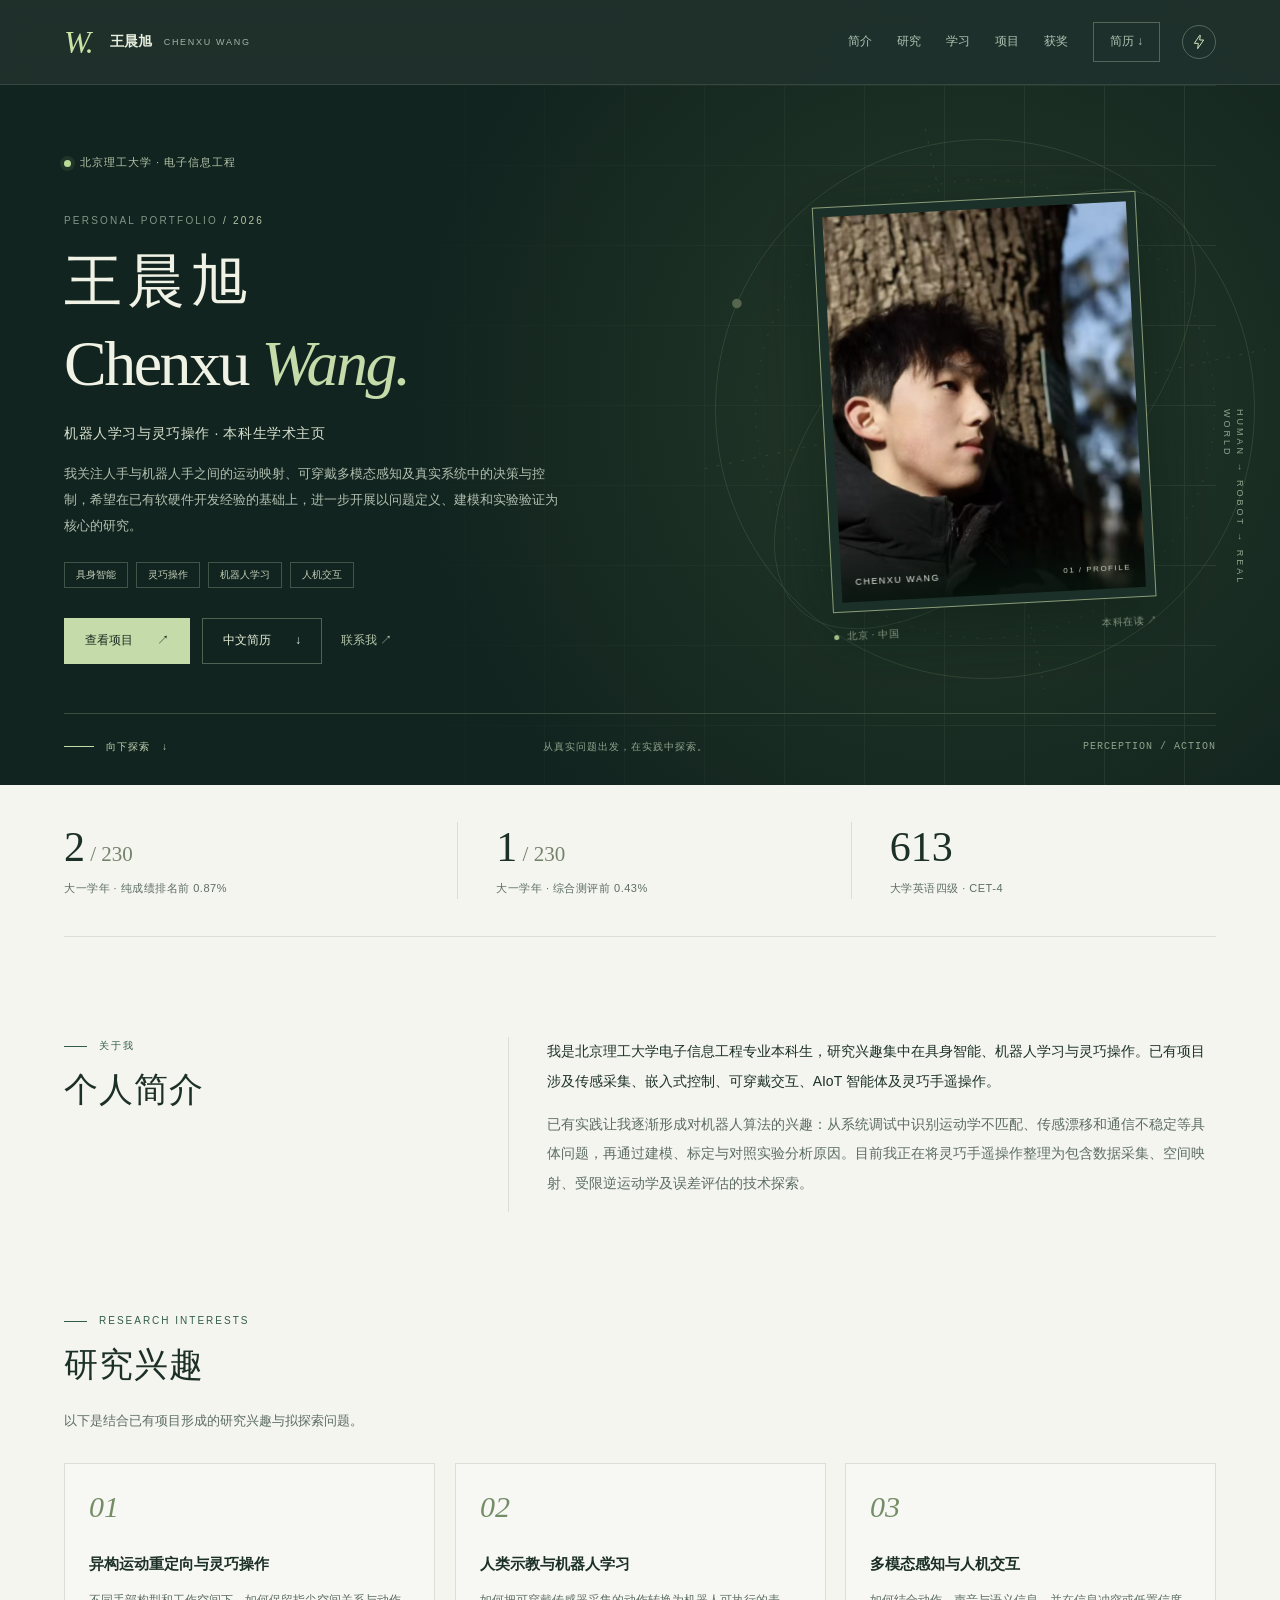
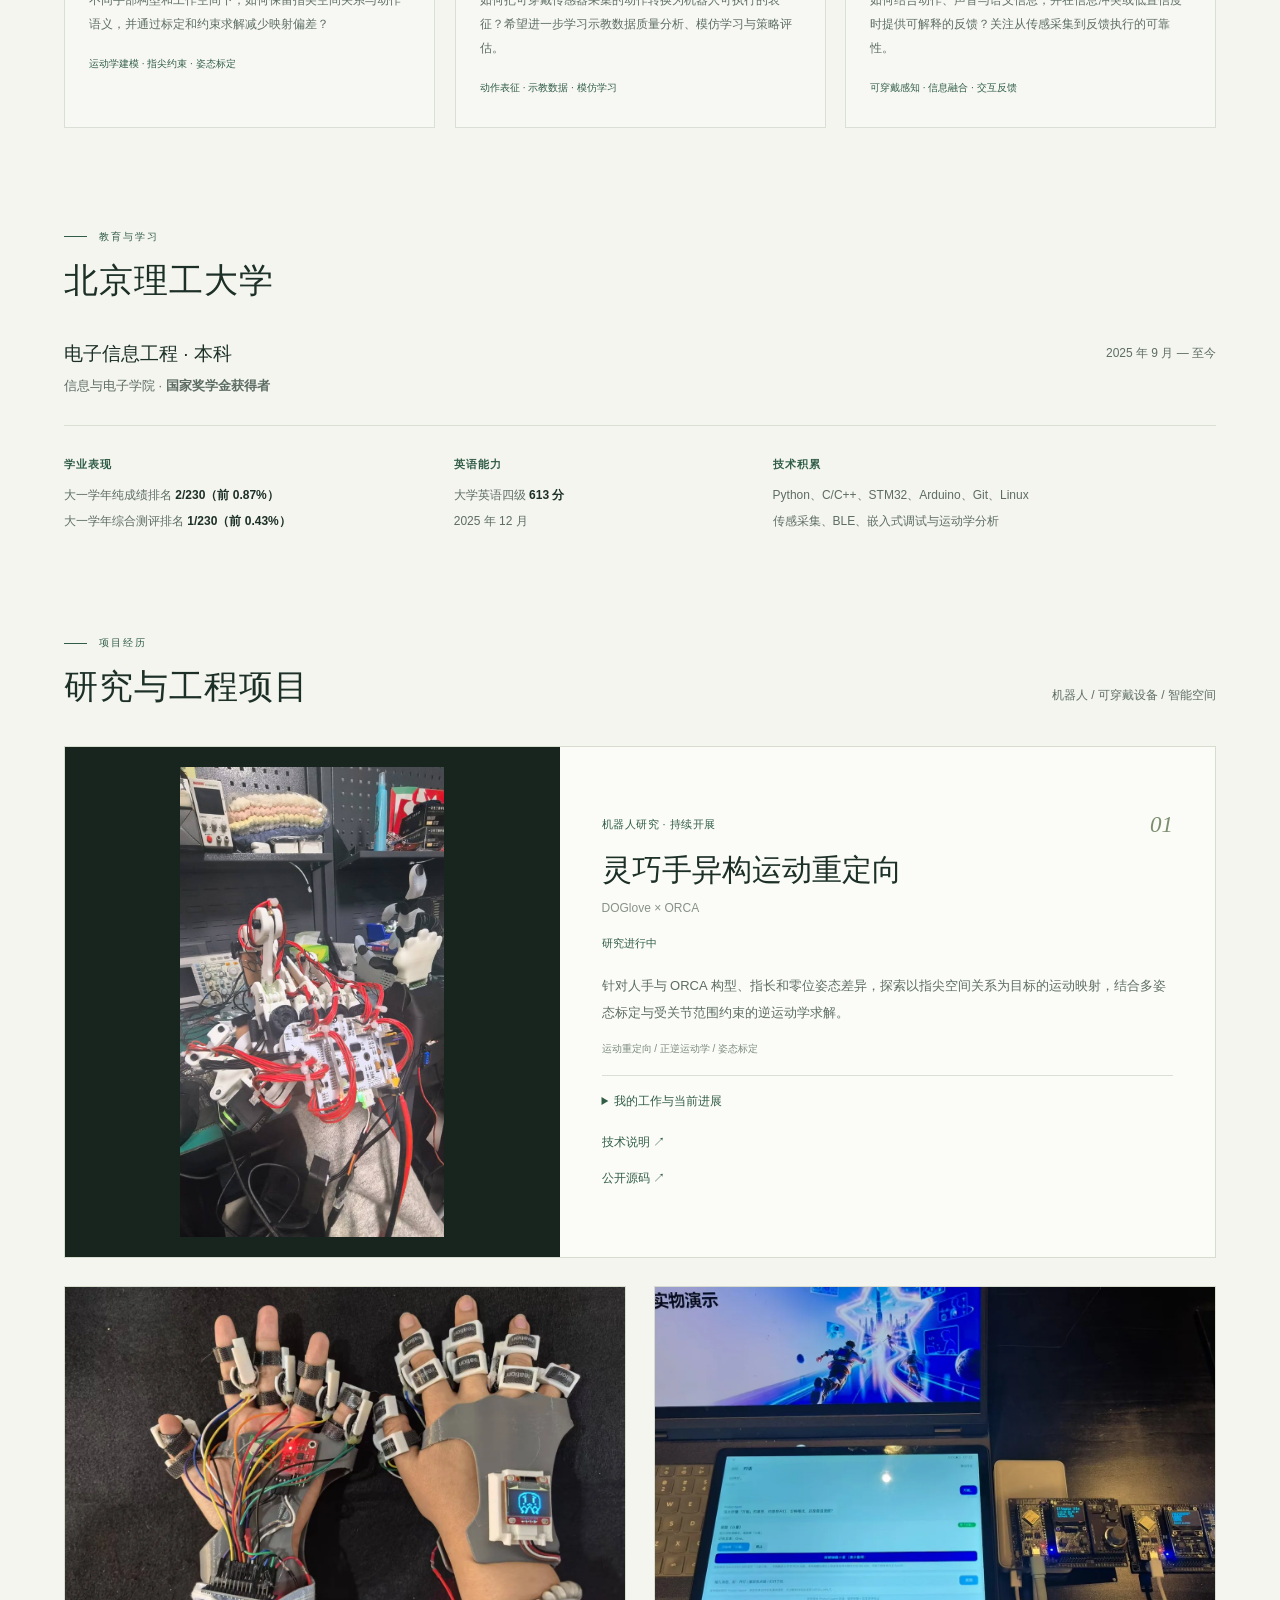
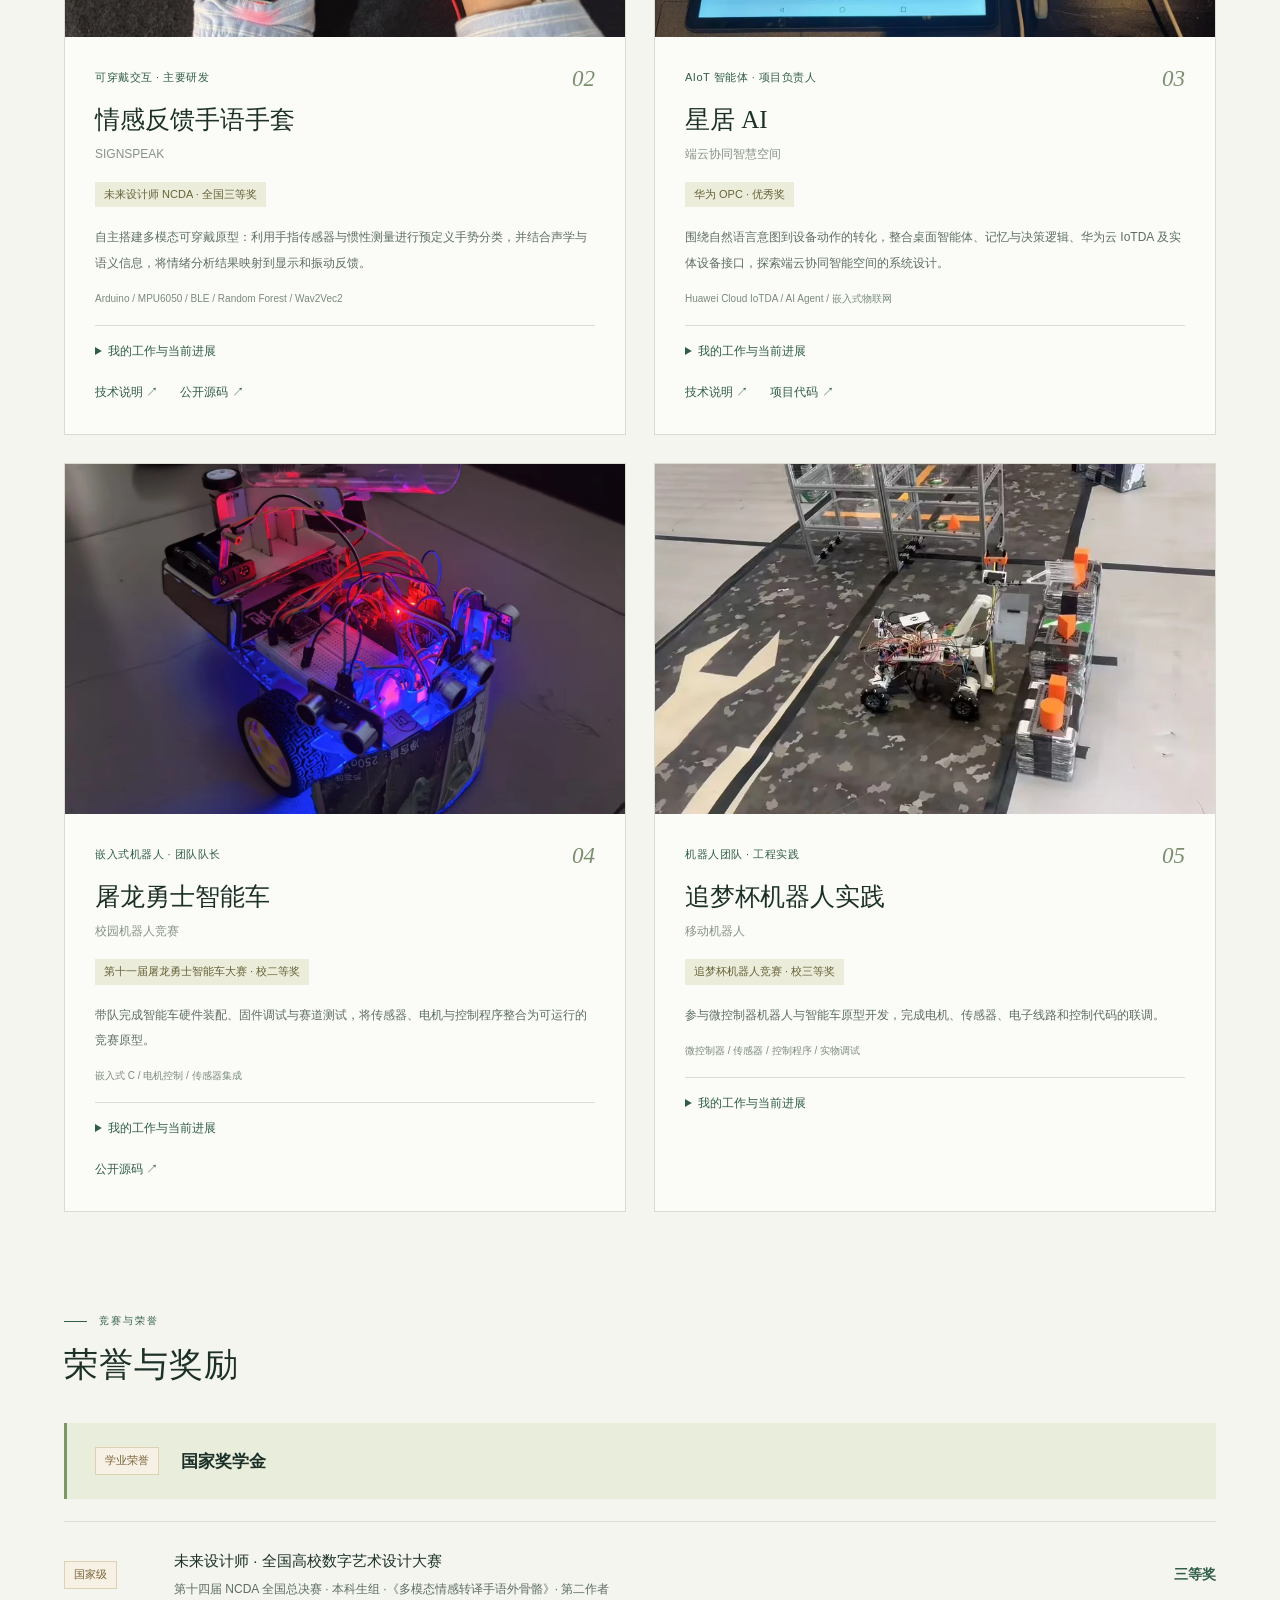
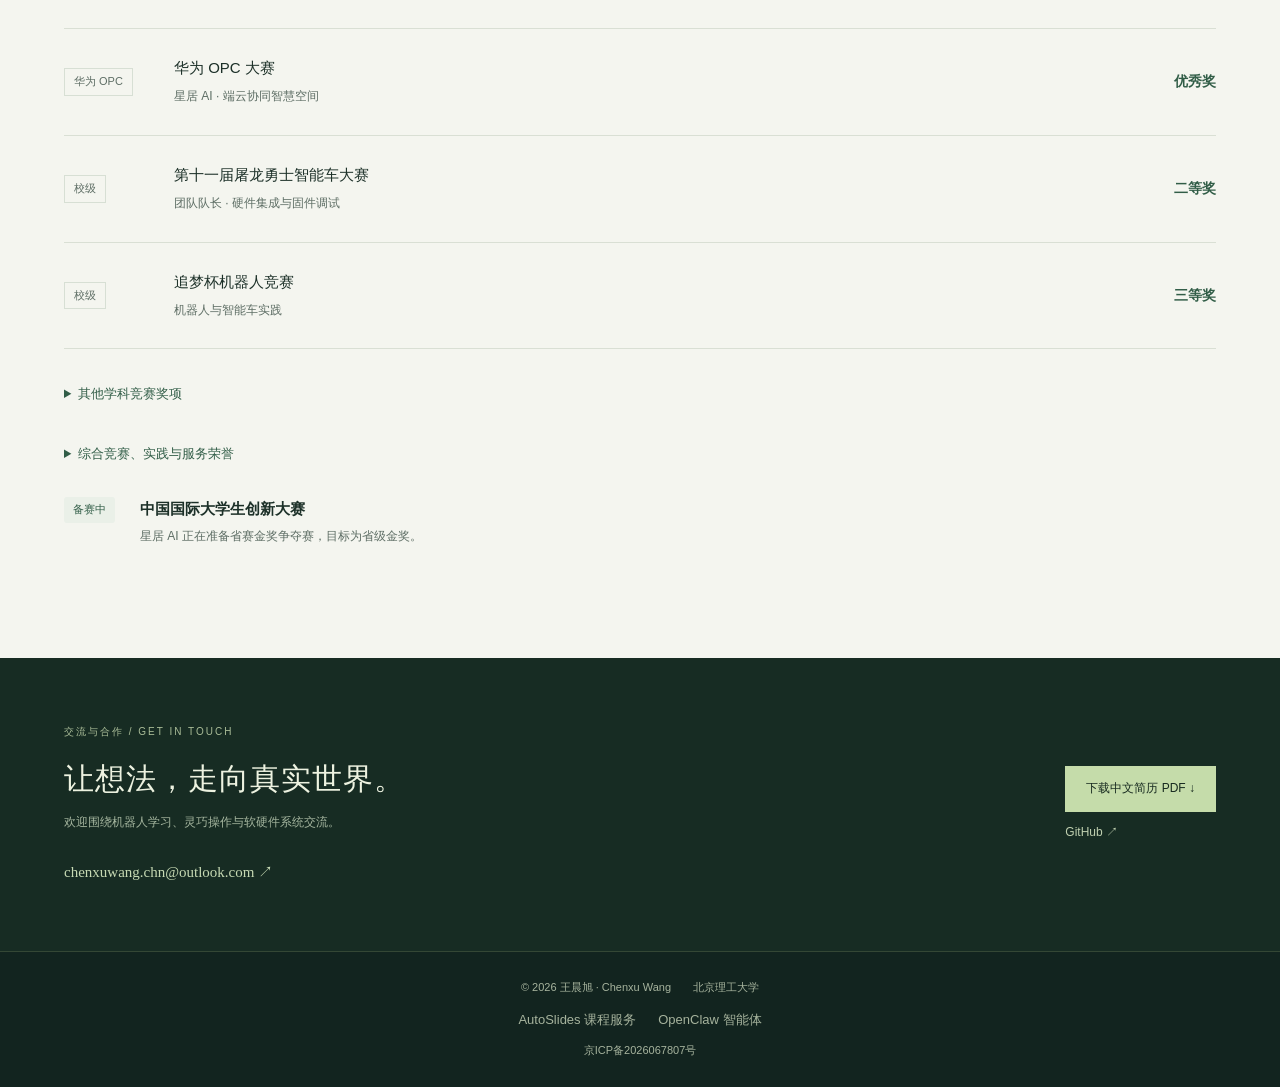
<file: index.html>
<!doctype html>
<html lang="zh-CN">
<head>
  <meta charset="utf-8"><meta name="viewport" content="width=device-width, initial-scale=1">
  <title>王晨旭 | 机器人与具身智能</title>
  <meta name="description" content="王晨旭，北京理工大学电子信息工程本科生。关注具身智能、灵巧操作与机器人学习。项目经历、学习情况与中文简历。">
  <meta name="theme-color" content="#12241f"><link rel="canonical" href="https://lucianwang.com/">
  <link rel="stylesheet" href="assets/style.css"><link rel="stylesheet" href="assets/motion.css"><script src="assets/motion.js" defer></script><link rel="icon" type="image/svg+xml" href="favicon.svg">
  <meta property="og:type" content="website"><meta property="og:locale" content="zh_CN">
  <meta property="og:title" content="王晨旭 | 机器人与具身智能">
  <meta property="og:description" content="北京理工大学电子信息工程本科生 · 项目经历与中文简历">
  <meta property="og:image" content="https://lucianwang.com/assets/dexterity.jpg">
</head>
<body class="homepage">
<div class="reading-progress" aria-hidden="true"></div>
<a class="skip-link" href="#main">跳转到正文</a>
<header class="site-header"><div class="container navigation"><a class="brand" href="#top"><span class="brand-symbol" aria-hidden="true">W.</span>王晨旭 <span>CHENXU WANG</span></a>
<nav aria-label="主导航"><a href="#about">简介</a><a href="#research">研究</a><a href="#education">学习</a><a href="#projects">项目</a><a href="#honors">获奖</a><a class="nav-cv" href="Chenxu_Wang_Academic_CV.pdf?v=20261014" download="王晨旭简历_北京理工大学.pdf">简历 ↓</a></nav><button class="motion-toggle" type="button" aria-label="关闭页面动效" aria-pressed="true" title="开关页面动效" hidden><svg viewBox="0 0 24 24" fill="none" stroke="currentColor" stroke-width="1.5" aria-hidden="true"><path d="m13 2-8 12h6l-1 8 9-13h-6l1-7Z"/></svg></button></div></header>
<main id="main" tabindex="-1"><div id="top" class="container">
<section class="hero" aria-labelledby="name"><div class="hero-copy"><p class="eyebrow"><span class="status-dot"></span>北京理工大学 · 电子信息工程</p>
<p class="hero-index">PERSONAL PORTFOLIO <span> / 2026</span></p>
<h1 id="name">王晨旭<span>Chenxu <em>Wang.</em></span></h1>
<p class="hero-title">机器人学习与灵巧操作 · 本科生学术主页</p>
<p class="intro">我关注人手与机器人手之间的运动映射、可穿戴多模态感知及真实系统中的决策与控制，希望在已有软硬件开发经验的基础上，进一步开展以问题定义、建模和实验验证为核心的研究。</p>
<div class="interest-tags"><span>具身智能</span><span>灵巧操作</span><span>机器人学习</span><span>人机交互</span></div>
<div class="hero-actions"><a class="button primary" href="#projects">查看项目 <span>↗</span></a><a class="button" href="Chenxu_Wang_Academic_CV.pdf?v=20261014" download="王晨旭简历_北京理工大学.pdf">中文简历 <span>↓</span></a><a class="email-link" href="mailto:chenxuwang.chn@outlook.com">联系我 ↗</a></div>
</div><div class="hero-visual"><div class="orbit-art" aria-hidden="true"><svg viewBox="0 0 600 600" fill="none"><circle cx="300" cy="300" r="282"/><circle cx="300" cy="300" r="240" stroke-dasharray="2 12"/><ellipse cx="300" cy="300" rx="286" ry="140" transform="rotate(-35 300 300)"/><path d="M0 300h600M300 0v600" stroke-dasharray="3 10"/><circle class="orbit-point" cx="69" cy="138" r="5"/></svg></div><figure class="portrait"><div class="portrait-frame"><img src="assets/profile-photo.jpg" alt="王晨旭在树旁的个人照片" width="1440" height="960" fetchpriority="high"><span class="portrait-label">CHENXU WANG <span>01 / PROFILE</span></span></div><figcaption><span><i aria-hidden="true"></i> 北京 · 中国</span><span>本科在读 ↗</span></figcaption></figure><span class="visual-caption" aria-hidden="true">HUMAN → ROBOT → REAL WORLD</span></div><div class="hero-bottom"><a class="scroll-cue" href="#about"><span class="scroll-line" aria-hidden="true"></span>向下探索 <span aria-hidden="true">↓</span></a><span>从真实问题出发，在实践中探索。</span><span class="hero-coordinates" aria-hidden="true">PERCEPTION / ACTION</span></div></section>
<section class="academic-strip" aria-label="大一学年学习成绩"><div><strong>2<span> / 230</span></strong><p>大一学年 · 纯成绩排名前 0.87%</p></div><div><strong>1<span> / 230</span></strong><p>大一学年 · 综合测评前 0.43%</p></div><div><strong>613</strong><p>大学英语四级 · CET-4</p></div></section>
<section class="section about-section" id="about"><div class="section-heading"><p class="eyebrow">关于我</p><h2>个人简介</h2></div><div class="about-copy"><p>我是北京理工大学电子信息工程专业本科生，研究兴趣集中在具身智能、机器人学习与灵巧操作。已有项目涉及传感采集、嵌入式控制、可穿戴交互、AIoT 智能体及灵巧手遥操作。</p><p>已有实践让我逐渐形成对机器人算法的兴趣：从系统调试中识别运动学不匹配、传感漂移和通信不稳定等具体问题，再通过建模、标定与对照实验分析原因。目前我正在将灵巧手遥操作整理为包含数据采集、空间映射、受限逆运动学及误差评估的技术探索。</p></div></section>
<section class="section" id="research"><div class="section-heading"><p class="eyebrow">Research interests</p><h2>研究兴趣</h2></div><p class="research-intro">以下是结合已有项目形成的研究兴趣与拟探索问题。</p><div class="research-grid">
<article><h3>异构运动重定向与灵巧操作</h3><p>不同手部构型和工作空间下，如何保留指尖空间关系与动作语义，并通过标定和约束求解减少映射偏差？</p><span>运动学建模 · 指尖约束 · 姿态标定</span></article>
<article><h3>人类示教与机器人学习</h3><p>如何把可穿戴传感器采集的动作转换为机器人可执行的表征？希望进一步学习示教数据质量分析、模仿学习与策略评估。</p><span>动作表征 · 示教数据 · 模仿学习</span></article>
<article><h3>多模态感知与人机交互</h3><p>如何结合动作、声音与语义信息，并在信息冲突或低置信度时提供可解释的反馈？关注从传感采集到反馈执行的可靠性。</p><span>可穿戴感知 · 信息融合 · 交互反馈</span></article>
</div></section>
<section class="section" id="education"><div class="section-heading"><p class="eyebrow">教育与学习</p><h2>北京理工大学</h2></div><div class="education-line"><div><h3>电子信息工程 · 本科</h3><p>信息与电子学院 · <strong>国家奖学金获得者</strong></p></div><span>2025 年 9 月 — 至今</span></div><div class="study-grid"><div><h3>学业表现</h3><p>大一学年纯成绩排名 <strong>2/230（前 0.87%）</strong><br>大一学年综合测评排名 <strong>1/230（前 0.43%）</strong></p></div><div><h3>英语能力</h3><p>大学英语四级 <strong>613 分</strong><br>2025 年 12 月</p></div><div><h3>技术积累</h3><p>Python、C/C++、STM32、Arduino、Git、Linux<br>传感采集、BLE、嵌入式调试与运动学分析</p></div></div></section>
<section class="section" id="projects"><div class="section-heading inline-heading"><div><p class="eyebrow">项目经历</p><h2>研究与工程项目</h2></div><p class="section-note">机器人 / 可穿戴设备 / 智能空间</p></div><div class="projects"><article class="project" id="dexterity">
      <div class="project-media"><img src="assets/dexterity.jpg" alt="实验台上的 DOGlove 感知手套与 ORCA 灵巧手实物" loading="lazy" width="720" height="1280"></div>
      <div class="project-body"><div class="project-top"><span class="category">机器人研究 · 持续开展</span><span class="project-number">01</span></div>
      <h3>灵巧手异构运动重定向</h3><p class="project-subtitle">DOGlove × ORCA</p><span class="research-status">研究进行中</span>
      <p class="project-description">针对人手与 ORCA 构型、指长和零位姿态差异，探索以指尖空间关系为目标的运动映射，结合多姿态标定与受关节范围约束的逆运动学求解。</p><p class="tech">运动重定向 / 正逆运动学 / 姿态标定</p>
      <details><summary>我的工作与当前进展</summary><p>完成掌坐标对齐、平手锚定、逐指映射与弱姿态偏好的实现与分析；建立离线数据划分、姿态留出、保留测试及仿真回放流程。</p></details><a class="text-link technical-link" href="projects/dexterity.html">技术说明 <span aria-hidden="true">↗</span></a><a class="text-link source-link" href="https://github.com/LucianWangChn/doglove-orca-retargeting" target="_blank" rel="noopener noreferrer">公开源码 ↗</a></div></article>
<article class="project" id="signspeak">
      <div class="project-media"><img src="assets/signspeak.webp" alt="情感反馈手语手套原型与传感电子组件" loading="lazy" width="1350" height="1012"></div>
      <div class="project-body"><div class="project-top"><span class="category">可穿戴交互 · 主要研发</span><span class="project-number">02</span></div>
      <h3>情感反馈手语手套</h3><p class="project-subtitle">SIGNSPEAK</p><span class="award">未来设计师 NCDA · 全国三等奖</span>
      <p class="project-description">自主搭建多模态可穿戴原型：利用手指传感器与惯性测量进行预定义手势分类，并结合声学与语义信息，将情绪分析结果映射到显示和振动反馈。</p><p class="tech">Arduino / MPU6050 / BLE / Random Forest / Wav2Vec2</p>
      <details><summary>我的工作与当前进展</summary><p>除三维建模与 PPT 外，主要独立完成硬件、Arduino 固件、BLE 采集、随机森林训练及声学/语义分析集成。形成传感采集—训练—预测流程，获得未来设计师全国三等奖。</p></details><a class="text-link technical-link" href="projects/signspeak.html">技术说明 <span aria-hidden="true">↗</span></a><a class="text-link source-link" href="https://github.com/LucianWangChn/signspeak-glove" target="_blank" rel="noopener noreferrer">公开源码 ↗</a></div></article>
<article class="project" id="xingju">
      <div class="project-media"><img src="assets/xingju.webp" alt="星居 AI 智慧空间系统实物与交互界面" loading="lazy" width="1350" height="1012"></div>
      <div class="project-body"><div class="project-top"><span class="category">AIoT 智能体 · 项目负责人</span><span class="project-number">03</span></div>
      <h3>星居 AI</h3><p class="project-subtitle">端云协同智慧空间</p><span class="award">华为 OPC · 优秀奖</span>
      <p class="project-description">围绕自然语言意图到设备动作的转化，整合桌面智能体、记忆与决策逻辑、华为云 IoTDA 及实体设备接口，探索端云协同智能空间的系统设计。</p><p class="tech">Huawei Cloud IoTDA / AI Agent / 嵌入式物联网</p>
      <details><summary>我的工作与当前进展</summary><p>担任项目负责人，负责桌面侧智能体、状态与偏好记忆、设备接口和联调。通过区分命令解释、动作派发与设备状态回读，分析系统执行与反馈之间的边界。</p></details><a class="text-link technical-link" href="projects/xingju.html">技术说明 <span aria-hidden="true">↗</span></a><a class="text-link" href="https://github.com/LucianWangChn/codearts-aiot-smart-space" target="_blank" rel="noopener noreferrer">项目代码 <span aria-hidden="true">↗</span></a></div></article>
<article class="project" id="dragon">
      <div class="project-media"><img src="assets/dragon.webp" alt="屠龙勇士智能车硬件原型" loading="lazy" width="1350" height="1012"></div>
      <div class="project-body"><div class="project-top"><span class="category">嵌入式机器人 · 团队队长</span><span class="project-number">04</span></div>
      <h3>屠龙勇士智能车</h3><p class="project-subtitle">校园机器人竞赛</p><span class="award">第十一届屠龙勇士智能车大赛 · 校二等奖</span>
      <p class="project-description">带队完成智能车硬件装配、固件调试与赛道测试，将传感器、电机与控制程序整合为可运行的竞赛原型。</p><p class="tech">嵌入式 C / 电机控制 / 传感器集成</p>
      <details><summary>我的工作与当前进展</summary><p>承担硬件集成、嵌入式调试和整车测试，围绕实际赛道迭代车辆运行表现。</p></details><a class="text-link source-link" href="https://github.com/LucianWangChn/dragon-slayer-rover" target="_blank" rel="noopener noreferrer">公开源码 ↗</a></div></article>
<article class="project" id="rover">
      <div class="project-media"><img src="assets/rover.webp" alt="机器人智能车在竞赛场地进行测试" loading="lazy" width="1350" height="1012"></div>
      <div class="project-body"><div class="project-top"><span class="category">机器人团队 · 工程实践</span><span class="project-number">05</span></div>
      <h3>追梦杯机器人实践</h3><p class="project-subtitle">移动机器人</p><span class="award">追梦杯机器人竞赛 · 校三等奖</span>
      <p class="project-description">参与微控制器机器人与智能车原型开发，完成电机、传感器、电子线路和控制代码的联调。</p><p class="tech">微控制器 / 传感器 / 控制程序 / 实物调试</p>
      <details><summary>我的工作与当前进展</summary><p>在实物测试中排查软硬件问题，积累嵌入式控制、模块联调与系统测试经验。</p></details></div></article></div></section>
<section class="section" id="honors"><div class="section-heading"><p class="eyebrow">竞赛与荣誉</p><h2>荣誉与奖励</h2></div>
<div class="academic-honor"><span class="honor-level national">学业荣誉</span><h3>国家奖学金</h3></div><div class="honor-list">
<div class="honor-row"><span class="honor-level national">国家级</span><div><h3>未来设计师 · 全国高校数字艺术设计大赛</h3><p>第十四届 NCDA 全国总决赛 · 本科生组 ·《多模态情感转译手语外骨骼》· 第二作者</p></div><strong>三等奖</strong></div>
<div class="honor-row"><span class="honor-level">华为 OPC</span><div><h3>华为 OPC 大赛</h3><p>星居 AI · 端云协同智慧空间</p></div><strong>优秀奖</strong></div>
<div class="honor-row"><span class="honor-level">校级</span><div><h3>第十一届屠龙勇士智能车大赛</h3><p>团队队长 · 硬件集成与固件调试</p></div><strong>二等奖</strong></div>
<div class="honor-row"><span class="honor-level">校级</span><div><h3>追梦杯机器人竞赛</h3><p>机器人与智能车实践</p></div><strong>三等奖</strong></div>
</div><details class="additional-honors"><summary>其他学科竞赛奖项</summary><ul>
<li><span>第十四届全国大学生光电设计竞赛 · 华北区赛</span><strong>省部级二等奖</strong></li>
<li><span>第八届码蹄杯全国大学生程序设计大赛 · 北京赛区</span><strong>省部级三等奖</strong></li>
<li><span>第十七届蓝桥杯 · C/C++ 大学 A 组 · 北京赛区</span><strong>省部级三等奖</strong></li>
<li><span>北京理工大学博约杯新生物理竞赛</span><strong>校级一等奖</strong></li>
<li><span>CUPT 北京市物理学术竞赛 · 校内选拔赛</span><strong>校级二等奖</strong></li>
<li><span>北京理工大学睿信书院芯火计划集成电路大赛</span><strong>校级二等奖</strong></li>
<li><span>全国大学生物理实验竞赛（创新）· 校内选拔赛</span><strong>校级三等奖</strong></li>
<li><span>北京理工大学数学竞赛 · 非数学类</span><strong>校级三等奖</strong></li>
<li><span>北京理工大学明理杯新生数学竞赛</span><strong>校级三等奖</strong></li>
<li><span>北京理工大学光电竞赛 · 科普图文赛道</span><strong>校级二等奖</strong></li>
<li><span>北京理工大学光电竞赛 · 创意赛赛道</span><strong>校级三等奖</strong></li>
<li><span>科技文物数字仿真建模大赛</span><strong>校级一等奖</strong></li>
</ul></details><details class="additional-honors"><summary>综合竞赛、实践与服务荣誉</summary><ul>
<li><span>青创北京挑战杯首都大学生创业计划竞赛 · 团队成员</span><strong>省部级三等奖</strong></li>
<li><span>英语世界杯全国大学生翻译大赛 · 本科生组</span><strong>全国二等奖</strong></li>
<li><span>全国大学生英语翻译大赛 · C 类</span><strong>省级三等奖</strong></li>
<li><span>梦天杯新生航空航天知识竞赛</span><strong>校级一等奖</strong></li>
<li><span>北京理工大学百科知识竞赛</span><strong>校级一等奖</strong></li>
<li><span>中国近现代史纲要微课大赛 · 团队负责人</span><strong>校级三等奖</strong></li>
<li><span>赴歌尔股份有限公司寒假社会实践 · 团队成员</span><strong>校级先进团队</strong></li>
<li><span>星河启明航天科普实践团 · 团长</span><strong>院级优秀团队</strong></li>
<li><span>青马工程新生班团骨干培训</span><strong>优秀学员</strong></li>
<li><span>睿信学业指导中心</span><strong>优秀干事</strong></li>
<li><span>北京理工大学本科生军训</span><strong>优秀学员</strong></li>
</ul></details><div class="competition-progress"><span class="progress-label">备赛中</span><div><h3>中国国际大学生创新大赛</h3><p>星居 AI 正在准备省赛金奖争夺赛，目标为省级金奖。</p></div></div>
</section>
<section class="contact-section" id="contact"><div><p class="eyebrow">交流与合作 / GET IN TOUCH</p><h2>让想法，走向真实世界。</h2><p class="contact-intro">欢迎围绕机器人学习、灵巧操作与软硬件系统交流。</p><a class="contact-email" href="mailto:chenxuwang.chn@outlook.com">chenxuwang.chn@outlook.com ↗</a></div><div class="download-links"><a class="button primary" href="Chenxu_Wang_Academic_CV.pdf?v=20261014" download="王晨旭简历_北京理工大学.pdf">下载中文简历 PDF ↓</a><a class="text-link" href="https://github.com/LucianWangChn" target="_blank" rel="noopener noreferrer">GitHub ↗</a></div></section>
</div></main><footer><div class="container"><div class="site-credit"><span>© 2026 王晨旭 · Chenxu Wang</span><span>北京理工大学</span></div><nav class="service-links" aria-label="服务器服务"><a href="/slides/">AutoSlides 课程服务</a><a href="/agent/">OpenClaw 智能体</a></nav><a class="icp-link" href="https://beian.miit.gov.cn/" target="_blank" rel="noopener noreferrer">京ICP备2026067807号</a></div></footer>
<a class="back-top" href="#top" aria-label="返回页面顶部" hidden>↑</a>
</body></html>
</file>
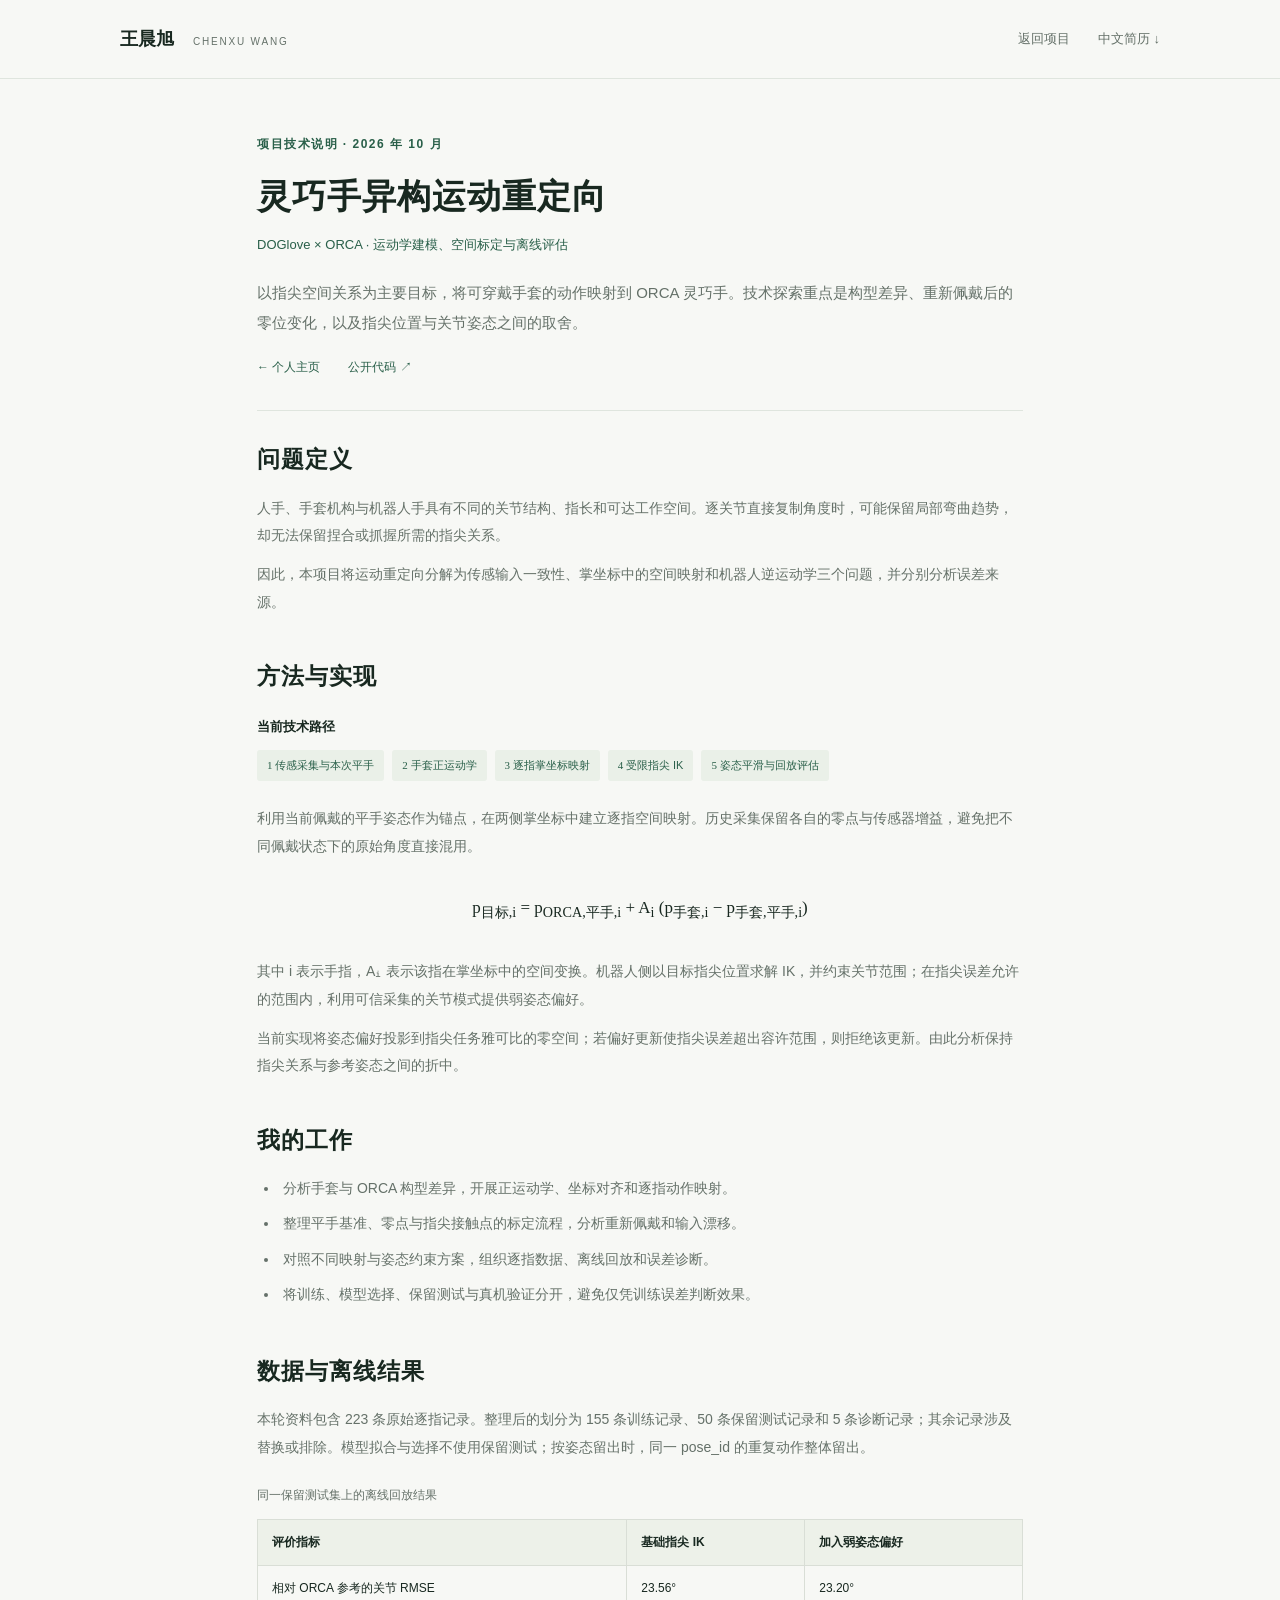
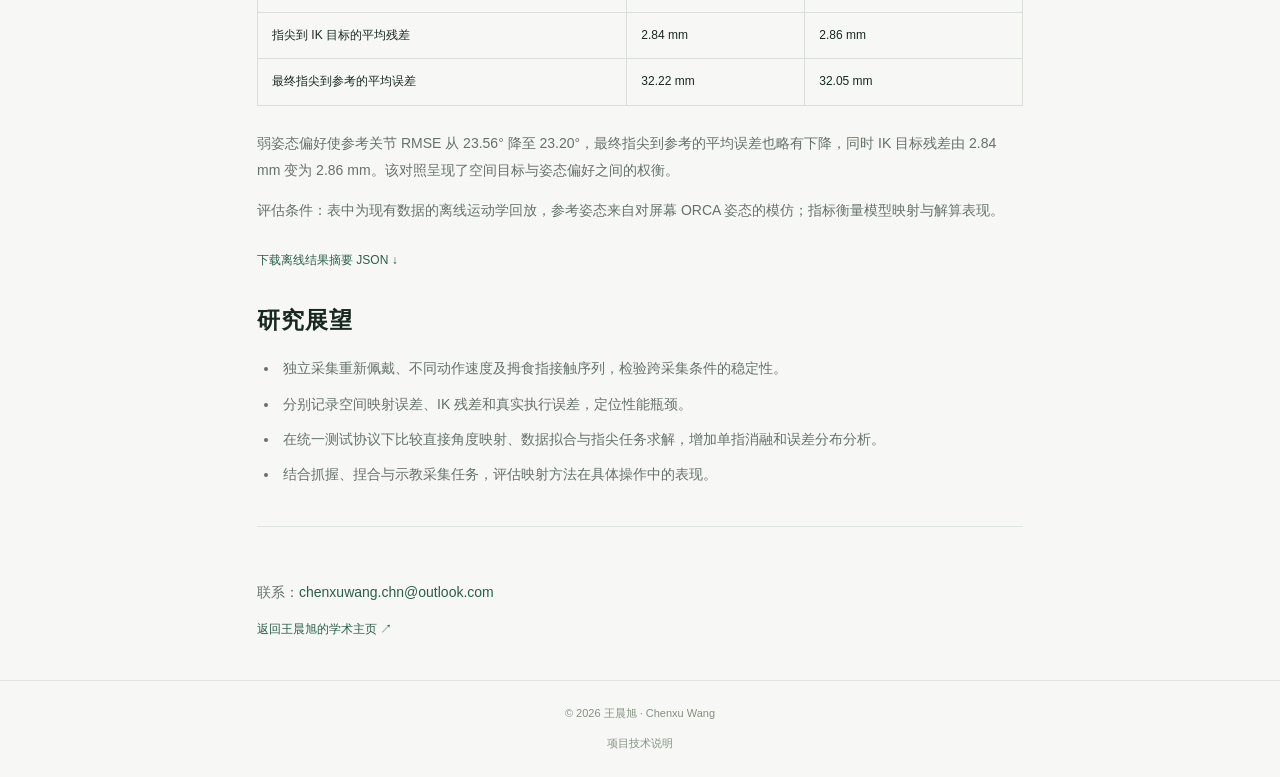
<file: projects/dexterity.html>
<!doctype html><html lang="zh-CN"><head><meta charset="utf-8"><meta name="viewport" content="width=device-width,initial-scale=1"><title>灵巧手异构运动重定向 | 王晨旭</title><meta name="description" content="以指尖空间关系为主要目标，将可穿戴手套的动作映射到 ORCA 灵巧手。技术探索重点是构型差异、重新佩戴后的零位变化，以及指尖位置与关节姿态之间的取舍。"><link rel="stylesheet" href="../assets/style.css"><link rel="icon" href="../favicon.svg"><link rel="canonical" href="https://lucianwangchn.github.io/projects/dexterity.html"></head><body class="technical-page"><a class="skip-link" href="#main">跳转到正文</a><header><div class="container navigation"><a class="brand" href="../index.html">王晨旭 <span>CHENXU WANG</span></a><nav aria-label="项目导航"><a href="../index.html#projects">返回项目</a><a href="../Chenxu_Wang_Academic_CV.pdf?v=20261014" download="王晨旭简历_北京理工大学.pdf">中文简历 ↓</a></nav></div></header><main class="note-container" id="main"><div class="note-heading"><p class="eyebrow">项目技术说明 · 2026 年 10 月</p><h1>灵巧手异构运动重定向</h1><p class="note-subtitle">DOGlove × ORCA · 运动学建模、空间标定与离线评估</p><p class="note-abstract">以指尖空间关系为主要目标，将可穿戴手套的动作映射到 ORCA 灵巧手。技术探索重点是构型差异、重新佩戴后的零位变化，以及指尖位置与关节姿态之间的取舍。</p><div class="note-links"><a href="../index.html#projects">← 个人主页</a><a href="https://github.com/LucianWangChn/doglove-orca-retargeting" target="_blank" rel="noopener noreferrer">公开代码 ↗</a></div></div><section class="note-section"><h2>问题定义</h2><p>人手、手套机构与机器人手具有不同的关节结构、指长和可达工作空间。逐关节直接复制角度时，可能保留局部弯曲趋势，却无法保留捏合或抓握所需的指尖关系。</p><p>因此，本项目将运动重定向分解为传感输入一致性、掌坐标中的空间映射和机器人逆运动学三个问题，并分别分析误差来源。</p></section><section class="note-section"><h2>方法与实现</h2><div class="method-flow"><h3>当前技术路径</h3><ol><li>传感采集与本次平手</li><li>手套正运动学</li><li>逐指掌坐标映射</li><li>受限指尖 IK</li><li>姿态平滑与回放评估</li></ol></div><p>利用当前佩戴的平手姿态作为锚点，在两侧掌坐标中建立逐指空间映射。历史采集保留各自的零点与传感器增益，避免把不同佩戴状态下的原始角度直接混用。</p><div class="equation" aria-label="目标指尖等于机器人平手指尖加上线性变换后的手套指尖位移">p<sub>目标,i</sub> = p<sub>ORCA,平手,i</sub> + A<sub>i</sub> (p<sub>手套,i</sub> − p<sub>手套,平手,i</sub>)</div><p>其中 i 表示手指，Aᵢ 表示该指在掌坐标中的空间变换。机器人侧以目标指尖位置求解 IK，并约束关节范围；在指尖误差允许的范围内，利用可信采集的关节模式提供弱姿态偏好。</p><p>当前实现将姿态偏好投影到指尖任务雅可比的零空间；若偏好更新使指尖误差超出容许范围，则拒绝该更新。由此分析保持指尖关系与参考姿态之间的折中。</p></section><section class="note-section"><h2>我的工作</h2><ul><li>分析手套与 ORCA 构型差异，开展正运动学、坐标对齐和逐指动作映射。</li><li>整理平手基准、零点与指尖接触点的标定流程，分析重新佩戴和输入漂移。</li><li>对照不同映射与姿态约束方案，组织逐指数据、离线回放和误差诊断。</li><li>将训练、模型选择、保留测试与真机验证分开，避免仅凭训练误差判断效果。</li></ul></section><section class="note-section"><h2>数据与离线结果</h2><p>本轮资料包含 223 条原始逐指记录。整理后的划分为 155 条训练记录、50 条保留测试记录和 5 条诊断记录；其余记录涉及替换或排除。模型拟合与选择不使用保留测试；按姿态留出时，同一 pose_id 的重复动作整体留出。</p><div class="table-wrap"><table><caption>同一保留测试集上的离线回放结果</caption><thead><tr><th scope="col">评价指标</th><th scope="col">基础指尖 IK</th><th scope="col">加入弱姿态偏好</th></tr></thead><tbody><tr><th scope="row">相对 ORCA 参考的关节 RMSE</th><td>23.56°</td><td>23.20°</td></tr><tr><th scope="row">指尖到 IK 目标的平均残差</th><td>2.84 mm</td><td>2.86 mm</td></tr><tr><th scope="row">最终指尖到参考的平均误差</th><td>32.22 mm</td><td>32.05 mm</td></tr></tbody></table></div><p>弱姿态偏好使参考关节 RMSE 从 23.56° 降至 23.20°，最终指尖到参考的平均误差也略有下降，同时 IK 目标残差由 2.84 mm 变为 2.86 mm。该对照呈现了空间目标与姿态偏好之间的权衡。</p><p>评估条件：表中为现有数据的离线运动学回放，参考姿态来自对屏幕 ORCA 姿态的模仿；指标衡量模型映射与解算表现。</p><a class="text-link" href="dexterity-results.json" download>下载离线结果摘要 JSON ↓</a></section><section class="note-section"><h2>研究展望</h2><ul><li>独立采集重新佩戴、不同动作速度及拇食指接触序列，检验跨采集条件的稳定性。</li><li>分别记录空间映射误差、IK 残差和真实执行误差，定位性能瓶颈。</li><li>在统一测试协议下比较直接角度映射、数据拟合与指尖任务求解，增加单指消融和误差分布分析。</li><li>结合抓握、捏合与示教采集任务，评估映射方法在具体操作中的表现。</li></ul></section><section class="note-section note-end"><p>联系：<a href="mailto:chenxuwang.chn@outlook.com">chenxuwang.chn@outlook.com</a></p><a href="../index.html">返回王晨旭的学术主页 ↗</a></section></main><footer><div class="container"><span>© 2026 王晨旭 · Chenxu Wang</span><span>项目技术说明</span></div></footer></body></html>
</file>
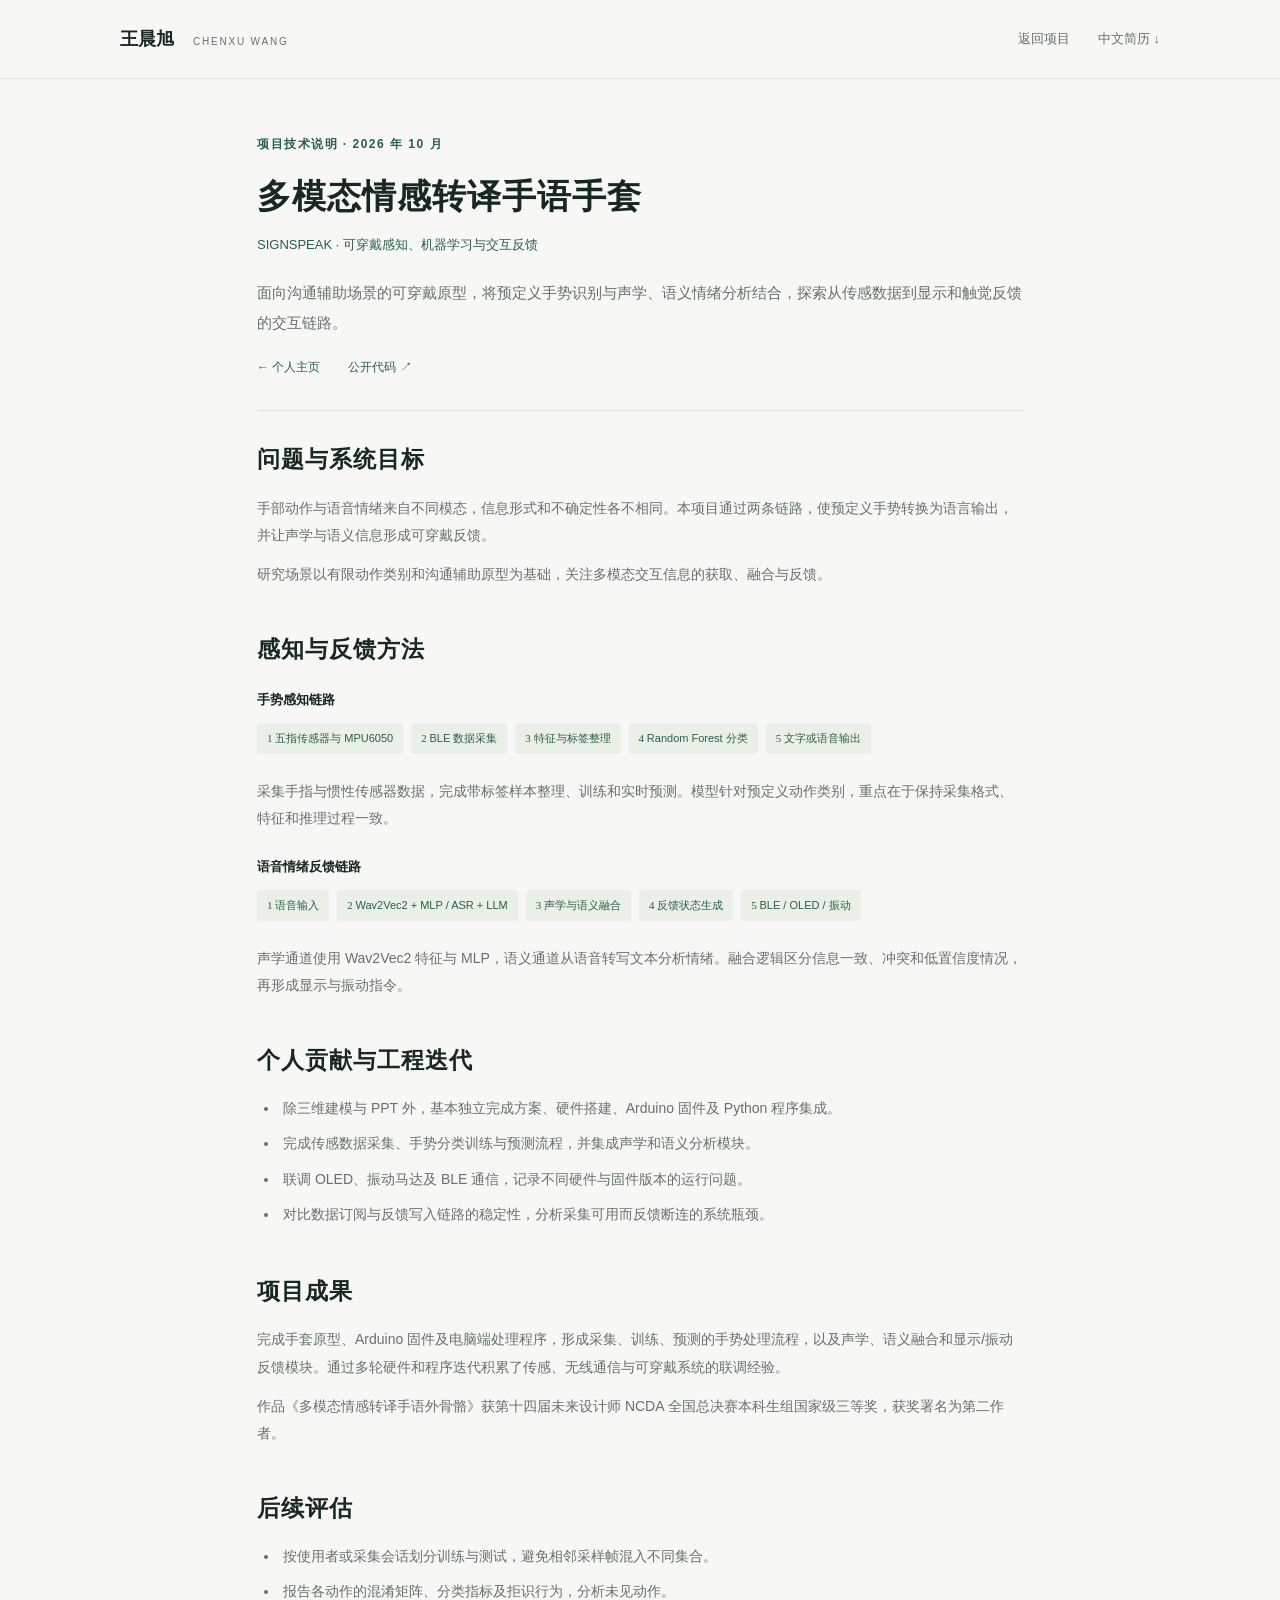
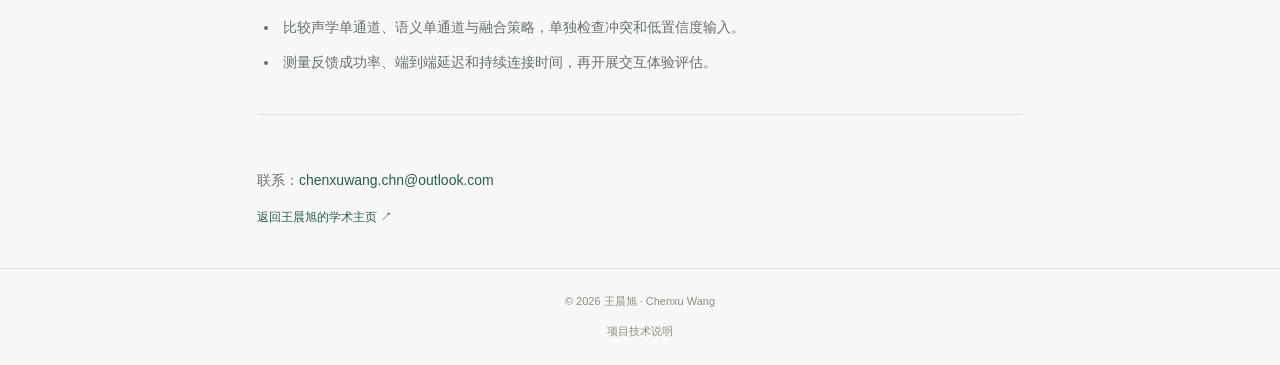
<file: projects/signspeak.html>
<!doctype html><html lang="zh-CN"><head><meta charset="utf-8"><meta name="viewport" content="width=device-width,initial-scale=1"><title>多模态情感转译手语手套 | 王晨旭</title><meta name="description" content="面向沟通辅助场景的可穿戴原型，将预定义手势识别与声学、语义情绪分析结合，探索从传感数据到显示和触觉反馈的交互链路。"><link rel="stylesheet" href="../assets/style.css"><link rel="icon" href="../favicon.svg"><link rel="canonical" href="https://lucianwangchn.github.io/projects/signspeak.html"></head><body class="technical-page"><a class="skip-link" href="#main">跳转到正文</a><header><div class="container navigation"><a class="brand" href="../index.html">王晨旭 <span>CHENXU WANG</span></a><nav aria-label="项目导航"><a href="../index.html#projects">返回项目</a><a href="../Chenxu_Wang_Academic_CV.pdf?v=20261014" download="王晨旭简历_北京理工大学.pdf">中文简历 ↓</a></nav></div></header><main class="note-container" id="main"><div class="note-heading"><p class="eyebrow">项目技术说明 · 2026 年 10 月</p><h1>多模态情感转译手语手套</h1><p class="note-subtitle">SIGNSPEAK · 可穿戴感知、机器学习与交互反馈</p><p class="note-abstract">面向沟通辅助场景的可穿戴原型，将预定义手势识别与声学、语义情绪分析结合，探索从传感数据到显示和触觉反馈的交互链路。</p><div class="note-links"><a href="../index.html#projects">← 个人主页</a><a href="https://github.com/LucianWangChn/signspeak-glove" target="_blank" rel="noopener noreferrer">公开代码 ↗</a></div></div><section class="note-section"><h2>问题与系统目标</h2><p>手部动作与语音情绪来自不同模态，信息形式和不确定性各不相同。本项目通过两条链路，使预定义手势转换为语言输出，并让声学与语义信息形成可穿戴反馈。</p><p>研究场景以有限动作类别和沟通辅助原型为基础，关注多模态交互信息的获取、融合与反馈。</p></section><section class="note-section"><h2>感知与反馈方法</h2><div class="method-flow"><h3>手势感知链路</h3><ol><li>五指传感器与 MPU6050</li><li>BLE 数据采集</li><li>特征与标签整理</li><li>Random Forest 分类</li><li>文字或语音输出</li></ol></div><p>采集手指与惯性传感器数据，完成带标签样本整理、训练和实时预测。模型针对预定义动作类别，重点在于保持采集格式、特征和推理过程一致。</p><div class="method-flow"><h3>语音情绪反馈链路</h3><ol><li>语音输入</li><li>Wav2Vec2 + MLP / ASR + LLM</li><li>声学与语义融合</li><li>反馈状态生成</li><li>BLE / OLED / 振动</li></ol></div><p>声学通道使用 Wav2Vec2 特征与 MLP，语义通道从语音转写文本分析情绪。融合逻辑区分信息一致、冲突和低置信度情况，再形成显示与振动指令。</p></section><section class="note-section"><h2>个人贡献与工程迭代</h2><ul><li>除三维建模与 PPT 外，基本独立完成方案、硬件搭建、Arduino 固件及 Python 程序集成。</li><li>完成传感数据采集、手势分类训练与预测流程，并集成声学和语义分析模块。</li><li>联调 OLED、振动马达及 BLE 通信，记录不同硬件与固件版本的运行问题。</li><li>对比数据订阅与反馈写入链路的稳定性，分析采集可用而反馈断连的系统瓶颈。</li></ul></section><section class="note-section"><h2>项目成果</h2><p>完成手套原型、Arduino 固件及电脑端处理程序，形成采集、训练、预测的手势处理流程，以及声学、语义融合和显示/振动反馈模块。通过多轮硬件和程序迭代积累了传感、无线通信与可穿戴系统的联调经验。</p><p>作品《多模态情感转译手语外骨骼》获第十四届未来设计师 NCDA 全国总决赛本科生组国家级三等奖，获奖署名为第二作者。</p></section><section class="note-section"><h2>后续评估</h2><ul><li>按使用者或采集会话划分训练与测试，避免相邻采样帧混入不同集合。</li><li>报告各动作的混淆矩阵、分类指标及拒识行为，分析未见动作。</li><li>比较声学单通道、语义单通道与融合策略，单独检查冲突和低置信度输入。</li><li>测量反馈成功率、端到端延迟和持续连接时间，再开展交互体验评估。</li></ul></section><section class="note-section note-end"><p>联系：<a href="mailto:chenxuwang.chn@outlook.com">chenxuwang.chn@outlook.com</a></p><a href="../index.html">返回王晨旭的学术主页 ↗</a></section></main><footer><div class="container"><span>© 2026 王晨旭 · Chenxu Wang</span><span>项目技术说明</span></div></footer></body></html>
</file>
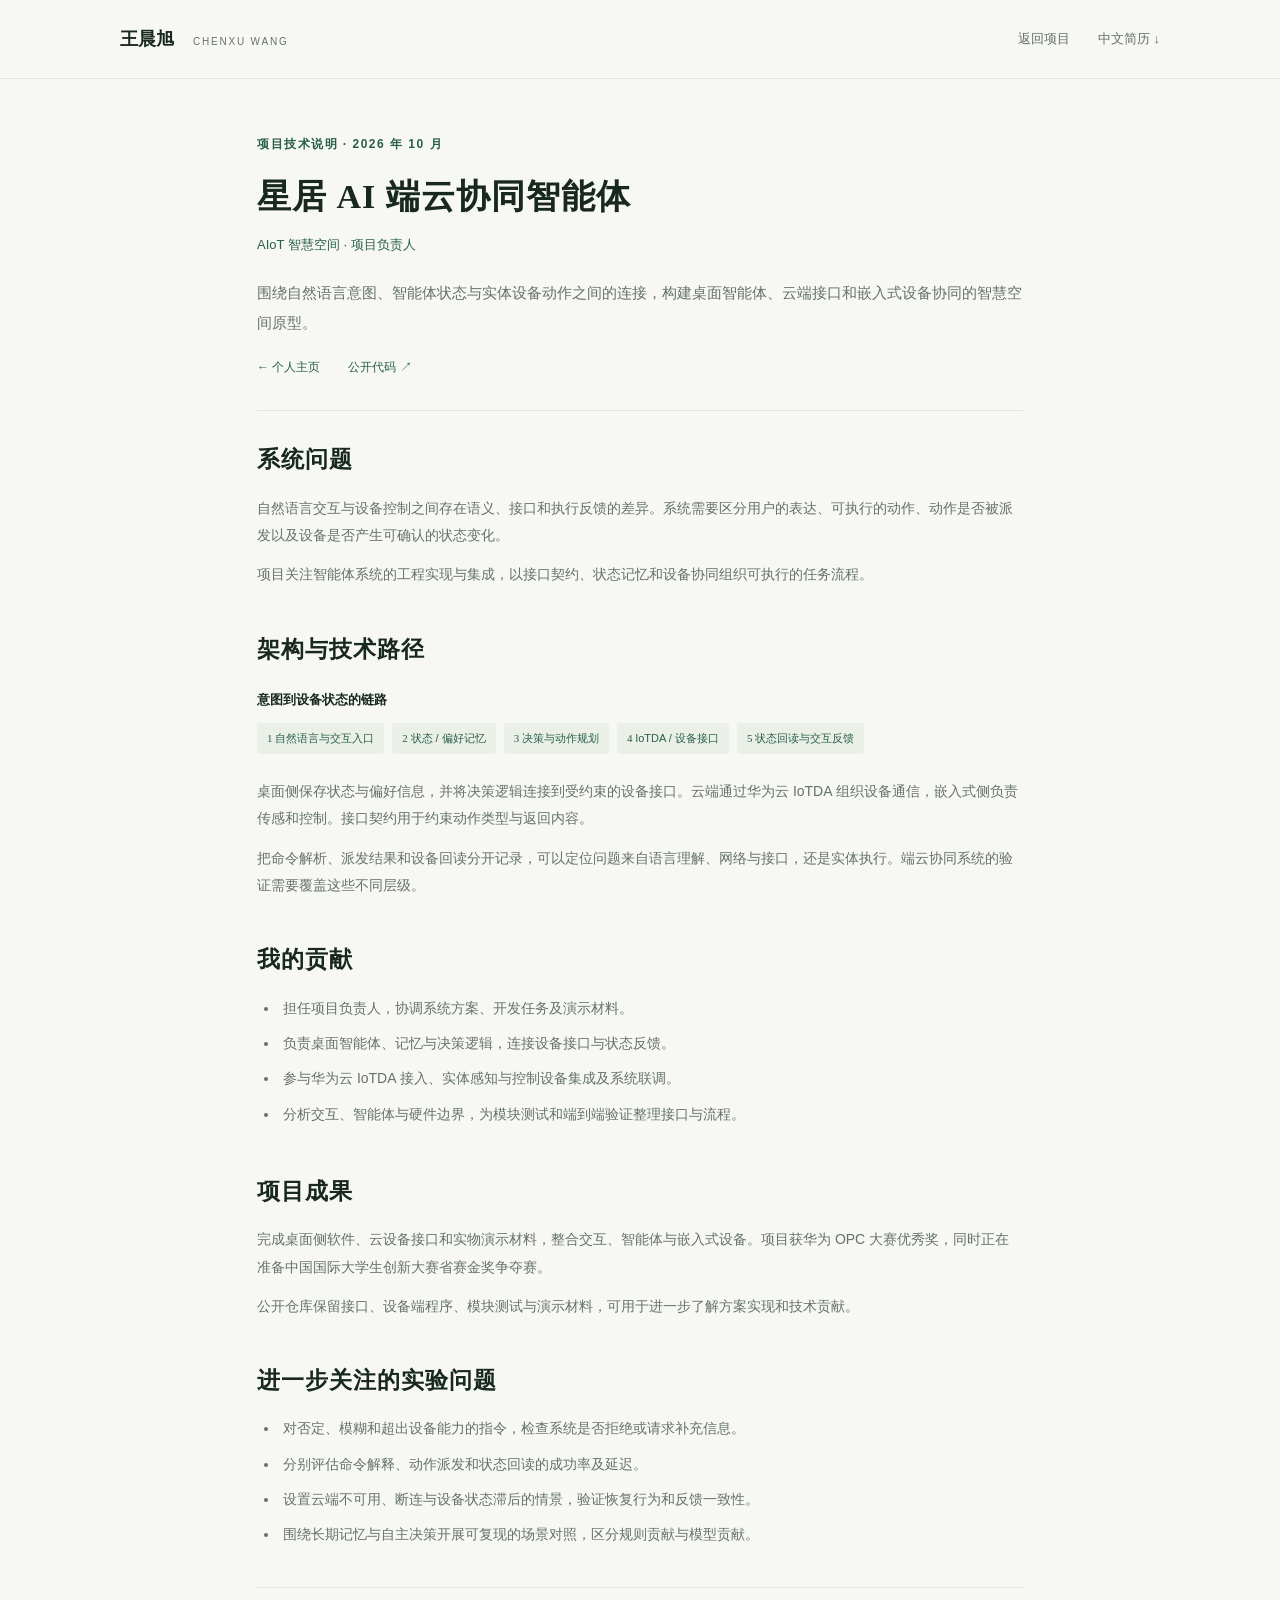
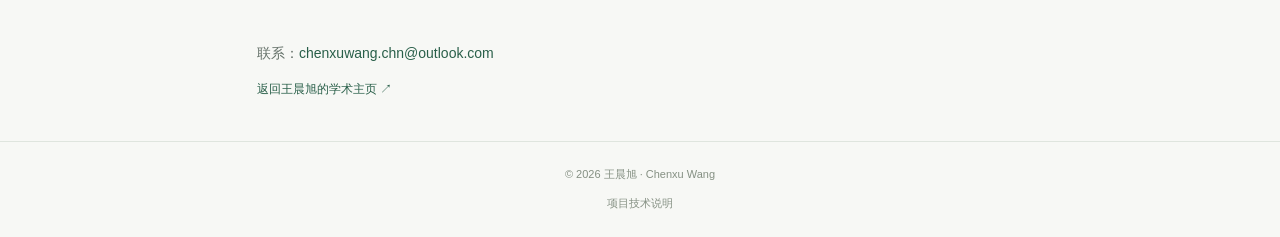
<file: projects/xingju.html>
<!doctype html><html lang="zh-CN"><head><meta charset="utf-8"><meta name="viewport" content="width=device-width,initial-scale=1"><title>星居 AI 端云协同智能体 | 王晨旭</title><meta name="description" content="围绕自然语言意图、智能体状态与实体设备动作之间的连接，构建桌面智能体、云端接口和嵌入式设备协同的智慧空间原型。"><link rel="stylesheet" href="../assets/style.css"><link rel="icon" href="../favicon.svg"><link rel="canonical" href="https://lucianwangchn.github.io/projects/xingju.html"></head><body class="technical-page"><a class="skip-link" href="#main">跳转到正文</a><header><div class="container navigation"><a class="brand" href="../index.html">王晨旭 <span>CHENXU WANG</span></a><nav aria-label="项目导航"><a href="../index.html#projects">返回项目</a><a href="../Chenxu_Wang_Academic_CV.pdf?v=20261014" download="王晨旭简历_北京理工大学.pdf">中文简历 ↓</a></nav></div></header><main class="note-container" id="main"><div class="note-heading"><p class="eyebrow">项目技术说明 · 2026 年 10 月</p><h1>星居 AI 端云协同智能体</h1><p class="note-subtitle">AIoT 智慧空间 · 项目负责人</p><p class="note-abstract">围绕自然语言意图、智能体状态与实体设备动作之间的连接，构建桌面智能体、云端接口和嵌入式设备协同的智慧空间原型。</p><div class="note-links"><a href="../index.html#projects">← 个人主页</a><a href="https://github.com/LucianWangChn/codearts-aiot-smart-space" target="_blank" rel="noopener noreferrer">公开代码 ↗</a></div></div><section class="note-section"><h2>系统问题</h2><p>自然语言交互与设备控制之间存在语义、接口和执行反馈的差异。系统需要区分用户的表达、可执行的动作、动作是否被派发以及设备是否产生可确认的状态变化。</p><p>项目关注智能体系统的工程实现与集成，以接口契约、状态记忆和设备协同组织可执行的任务流程。</p></section><section class="note-section"><h2>架构与技术路径</h2><div class="method-flow"><h3>意图到设备状态的链路</h3><ol><li>自然语言与交互入口</li><li>状态 / 偏好记忆</li><li>决策与动作规划</li><li>IoTDA / 设备接口</li><li>状态回读与交互反馈</li></ol></div><p>桌面侧保存状态与偏好信息，并将决策逻辑连接到受约束的设备接口。云端通过华为云 IoTDA 组织设备通信，嵌入式侧负责传感和控制。接口契约用于约束动作类型与返回内容。</p><p>把命令解析、派发结果和设备回读分开记录，可以定位问题来自语言理解、网络与接口，还是实体执行。端云协同系统的验证需要覆盖这些不同层级。</p></section><section class="note-section"><h2>我的贡献</h2><ul><li>担任项目负责人，协调系统方案、开发任务及演示材料。</li><li>负责桌面智能体、记忆与决策逻辑，连接设备接口与状态反馈。</li><li>参与华为云 IoTDA 接入、实体感知与控制设备集成及系统联调。</li><li>分析交互、智能体与硬件边界，为模块测试和端到端验证整理接口与流程。</li></ul></section><section class="note-section"><h2>项目成果</h2><p>完成桌面侧软件、云设备接口和实物演示材料，整合交互、智能体与嵌入式设备。项目获华为 OPC 大赛优秀奖，同时正在准备中国国际大学生创新大赛省赛金奖争夺赛。</p><p>公开仓库保留接口、设备端程序、模块测试与演示材料，可用于进一步了解方案实现和技术贡献。</p></section><section class="note-section"><h2>进一步关注的实验问题</h2><ul><li>对否定、模糊和超出设备能力的指令，检查系统是否拒绝或请求补充信息。</li><li>分别评估命令解释、动作派发和状态回读的成功率及延迟。</li><li>设置云端不可用、断连与设备状态滞后的情景，验证恢复行为和反馈一致性。</li><li>围绕长期记忆与自主决策开展可复现的场景对照，区分规则贡献与模型贡献。</li></ul></section><section class="note-section note-end"><p>联系：<a href="mailto:chenxuwang.chn@outlook.com">chenxuwang.chn@outlook.com</a></p><a href="../index.html">返回王晨旭的学术主页 ↗</a></section></main><footer><div class="container"><span>© 2026 王晨旭 · Chenxu Wang</span><span>项目技术说明</span></div></footer></body></html>
</file>
<file: assets/style.css>
:root{--bg:#f7f8f5;--paper:#fff;--ink:#182820;--muted:#657169;--green:#295f49;--line:#dfe5de;--soft:#eaf0e8;--serif:"Noto Serif SC","Songti SC","SimSun",serif;--sans:"Microsoft YaHei","PingFang SC",-apple-system,BlinkMacSystemFont,"Segoe UI",sans-serif}
*{box-sizing:border-box}html{scroll-behavior:smooth;scroll-padding-top:100px}body{margin:0;color:var(--ink);background:var(--bg);font:15px/1.8 var(--sans);-webkit-font-smoothing:antialiased}a{color:var(--green);text-decoration:none}a:hover{color:#173e2f}a:focus-visible,summary:focus-visible{outline:3px solid #6b917a;outline-offset:5px}img{display:block;max-width:100%}.container{max-width:1136px;margin:auto;padding:0 48px}.skip-link{position:fixed;top:-80px;left:12px;padding:8px 18px;background:#fff;z-index:30}.skip-link:focus{top:12px}header{position:sticky;top:0;z-index:20;background:rgba(247,248,245,.96);border-bottom:1px solid var(--line);backdrop-filter:blur(14px)}.navigation{height:78px;display:flex;align-items:center;justify-content:space-between;gap:25px}.brand{font-size:18px;font-weight:700;color:var(--ink);white-space:nowrap}.brand span{font-size:10px;font-weight:500;letter-spacing:1.8px;margin-left:14px;color:var(--muted)}nav{display:flex;gap:28px;align-items:center}nav a{font-size:13px;color:var(--muted)}.nav-cv{border:1px solid #bccbbf;padding:6px 13px;border-radius:4px;color:var(--green)}
.hero{display:grid;grid-template-columns:minmax(0,1fr) 224px;gap:80px;align-items:center;padding:76px 0 52px}.eyebrow{font-size:12px;font-weight:600;color:var(--green);letter-spacing:1.5px;margin:0 0 16px}.hero .eyebrow{display:flex;align-items:center;gap:9px}.status-dot{height:7px;width:7px;border-radius:100%;background:#427d57}h1{font:600 clamp(45px,5vw,62px)/1.25 var(--serif);letter-spacing:3px;margin:0 0 26px}h1 span{display:block;font:400 18px/1.4 Georgia,serif;letter-spacing:1px;margin-top:14px;color:var(--muted)}.hero-title{font-size:20px;line-height:1.6;font-weight:500;margin:0 0 14px}.intro{max-width:590px;color:var(--muted);margin:0;line-height:1.95}.interest-tags{display:flex;flex-wrap:wrap;gap:10px;margin:22px 0 30px}.interest-tags span{font-size:12px;padding:3px 11px;border-radius:3px;background:var(--soft);color:#4b6453}.hero-actions{display:flex;gap:12px;align-items:center;flex-wrap:wrap}.button{display:inline-flex;align-items:center;justify-content:center;gap:24px;min-height:45px;padding:8px 19px;border:1px solid #c8d3c8;border-radius:4px;font-size:13px;font-weight:500;transition:background .2s}.button:hover{background:#eaf0e8}.primary{background:var(--green);border-color:var(--green);color:white}.primary:hover{background:#1c4936;color:white}.email-link{font-size:13px;margin-left:7px}.portrait{margin:0;align-self:center}.portrait img{width:224px;height:290px;object-fit:cover;object-position:28% center;border-radius:5px;filter:saturate(.85)}.portrait figcaption{display:flex;justify-content:space-between;font-size:10px;color:var(--muted);padding-top:12px;letter-spacing:1px}
.academic-strip{display:grid;grid-template-columns:repeat(3,1fr);padding:24px 0;border-top:1px solid var(--line);border-bottom:1px solid var(--line)}.academic-strip>div{padding-left:38px;border-left:1px solid var(--line)}.academic-strip>div:first-child{padding-left:0;border-left:0}.academic-strip strong{font:500 35px/1.3 Georgia,serif;color:var(--green)}.academic-strip strong span{font-size:19px;color:#7b867b}.academic-strip p{font-size:12px;color:var(--muted);margin:7px 0 0;letter-spacing:.5px}
.section{padding:68px 0 0;scroll-margin-top:100px}.section-heading{margin-bottom:28px}.section-heading .eyebrow{margin-bottom:10px}h2{font:600 28px/1.45 var(--serif);letter-spacing:1px;margin:0}h3{font-size:17px;font-weight:600;line-height:1.6;margin:0}.about-section{display:grid;grid-template-columns:34% 1fr;gap:40px}.about-copy p{color:var(--muted);margin:0 0 14px;line-height:1.95}.education-line{display:flex;justify-content:space-between;align-items:start;border-bottom:1px solid var(--line);padding-bottom:20px;gap:20px}.education-line p{color:var(--muted);margin:4px 0 0;font-size:13px}.education-line>span{font-size:12px;color:var(--muted);padding-top:4px}.study-grid{display:grid;grid-template-columns:1fr .8fr 1.25fr;gap:30px;padding-top:24px}.study-grid h3{font-size:13px}.study-grid p{font-size:13px;color:var(--muted);margin:8px 0 0;line-height:1.95}.study-grid strong{color:var(--ink);font-weight:600}.inline-heading{display:flex;justify-content:space-between;align-items:end;gap:20px}.section-note{font-size:12px;color:var(--muted);margin:0 0 5px}
.projects{display:grid;grid-template-columns:1fr 1fr;gap:24px}.project{border:1px solid var(--line);background:var(--paper);border-radius:6px;overflow:hidden;min-width:0}.project-media{background:#e6ebe4;overflow:hidden;aspect-ratio:16/10}.project-media img{height:100%;width:100%;object-fit:cover;transition:transform .3s}.project:hover .project-media img{transform:scale(1.025)}.project-body{padding:26px 28px}.project-top{display:flex;justify-content:space-between;gap:10px;align-items:center;margin-bottom:10px}.category{font-size:11px;color:var(--green);letter-spacing:.5px}.project-number{font:13px Georgia,serif;color:#9ca99d}.project h3{font-size:23px;font-family:var(--serif)}.project-subtitle{font-size:12px;color:#879287;margin:4px 0 14px}.award{display:inline-block;padding:3px 9px;background:#f2eedf;color:#76613a;border-radius:3px;font-size:11px;line-height:1.75}.research-status{font-size:11px;color:var(--green)}.project-description{font-size:13px;line-height:1.95;color:var(--muted);margin:18px 0 13px}.tech{font-size:11px;line-height:1.9;color:#7a8a7d;margin:0}details{border-top:1px solid #edf0eb;padding-top:12px;margin-top:17px}summary{font-size:12px;color:var(--green);cursor:pointer}details p{font-size:12px;color:var(--muted);line-height:1.9;margin:12px 0 0}.text-link{display:inline-block;font-size:12px;margin-top:14px}.project:first-child{grid-column:1/-1;display:grid;grid-template-columns:36% 1fr}.project:first-child .project-media{aspect-ratio:auto;background:#19221e;min-height:438px;display:flex;align-items:center;justify-content:center}.project:first-child .project-media img{object-fit:contain;width:100%;height:438px}.project:first-child .project-body{display:flex;flex-direction:column;justify-content:center;padding:36px 42px}.project:first-child h3{font-size:29px}.project:first-child .project-description{font-size:14px}.project:first-child:hover .project-media img{transform:none}
.honor-list{border-top:1px solid var(--line)}.honor-row{display:grid;grid-template-columns:85px minmax(0,1fr) 65px;gap:25px;align-items:center;padding:24px 0;border-bottom:1px solid var(--line)}.honor-row h3{font-size:15px}.honor-row p{font-size:12px;color:var(--muted);line-height:1.9;margin:5px 0 0}.honor-row>strong{font-size:14px;font-weight:600;text-align:right;color:var(--green)}.honor-level{font-size:11px;color:var(--muted);border:1px solid #d7dfd4;border-radius:3px;padding:3px 9px;justify-self:start}.national{color:#7a6238;border-color:#ddd1b4;background:#f6f1e4}.competition-progress{display:flex;gap:25px;align-items:start;padding-top:28px}.progress-label{color:var(--green);background:var(--soft);padding:3px 9px;font-size:11px;border-radius:3px;white-space:nowrap}.competition-progress h3{font-size:15px}.competition-progress p{margin:5px 0 0;color:var(--muted);font-size:12px}.contact-section{margin-top:74px;padding:42px 0;display:flex;align-items:center;justify-content:space-between;gap:35px;border-top:1px solid var(--line)}.contact-section h2{font-size:22px;margin-bottom:15px}.contact-email{font-size:13px;overflow-wrap:anywhere}.download-links{display:flex;flex-direction:column;align-items:start;flex-shrink:0}.download-links .text-link{margin-top:10px}footer{border-top:1px solid var(--line);font-size:11px;color:#859083}footer .container{display:flex;justify-content:space-between;gap:20px;padding-top:23px;padding-bottom:23px}
@media(min-width:1400px){.hero{padding-top:90px;padding-bottom:64px}}@media(max-width:900px){.container{padding:0 30px}.hero{gap:38px;grid-template-columns:minmax(0,1fr) 190px}.portrait img{width:190px;height:260px}.brand span{display:none}nav{gap:20px}.about-section{grid-template-columns:1fr;gap:0}.study-grid{grid-template-columns:1fr 1fr}.study-grid>div:last-child{grid-column:1/-1}.project-body{padding:22px}.project:first-child .project-body{padding:30px}.honor-row{gap:16px}.contact-section h2{font-size:20px}}
@media(max-width:600px){html{scroll-padding-top:105px}.container{padding:0 22px}.navigation{height:auto;min-height:92px;flex-direction:column;justify-content:center;gap:8px;padding-top:10px;padding-bottom:10px}.brand{font-size:17px}.brand span{display:inline;font-size:9px}nav{gap:21px;width:100%;justify-content:center}nav a{font-size:12px}.nav-cv{padding:3px 9px}.hero{padding:38px 0 30px;grid-template-columns:minmax(0,1fr) 82px;gap:12px;align-items:start}.hero-copy{grid-column:1/-1;grid-row:1}.hero .eyebrow{font-size:10px;letter-spacing:.6px;max-width:calc(100% - 90px)}h1{font-size:43px;margin-bottom:32px;max-width:calc(100% - 90px)}h1 span{font-size:14px;margin-top:10px}.portrait{grid-row:1;grid-column:2;margin-top:35px;align-self:start;z-index:1}.portrait img{width:82px;height:106px}.portrait figcaption{display:none}.hero-title{font-size:17px}.intro{font-size:13px}.interest-tags{gap:7px;margin:18px 0 22px}.interest-tags span{font-size:10px;padding:3px 8px}.hero-actions{gap:9px}.button{font-size:12px;padding:7px 13px;gap:17px;min-height:41px}.email-link{margin-left:0;font-size:12px}.academic-strip{padding:19px 0;gap:10px}.academic-strip>div{padding-left:12px}.academic-strip strong{font-size:26px}.academic-strip strong span{font-size:12px}.academic-strip p{font-size:10px;letter-spacing:0;line-height:1.6;min-height:32px}.section{padding-top:43px}.section-heading{margin-bottom:20px}.eyebrow{font-size:10px;margin-bottom:10px}h2{font-size:24px}.about-copy p{font-size:13px}.education-line{flex-direction:column;gap:6px}.study-grid{gap:18px}.study-grid p{font-size:12px}.inline-heading{display:block}.section-note{margin-top:10px;font-size:11px}.projects{grid-template-columns:1fr;gap:20px}.project:first-child{display:block}.project:first-child .project-media{min-height:0;height:350px}.project:first-child .project-media img{height:350px;width:100%;object-fit:contain}.project:first-child .project-body{padding:24px}.project:first-child h3{font-size:24px}.project:first-child .project-description{font-size:13px}.project-body{padding:24px}.project h3{font-size:22px}.honor-row{grid-template-columns:70px minmax(0,1fr) 47px;gap:10px;padding:20px 0}.honor-row h3{font-size:13px}.honor-row p{font-size:11px}.honor-row>strong{font-size:12px}.honor-level{font-size:10px;padding:3px 6px}.competition-progress{gap:15px}.competition-progress h3{font-size:13px}.competition-progress p{font-size:11px}.contact-section{flex-direction:column;align-items:start;margin-top:48px;padding:30px 0;gap:22px}.contact-section h2{font-size:20px}.contact-email{font-size:12px}.download-links{width:100%}footer .container{font-size:10px;padding-top:18px;padding-bottom:18px}}
@media(prefers-reduced-motion:reduce){html{scroll-behavior:auto}*{transition:none!important}}
.academic-honor{display:flex;gap:22px;align-items:center;margin-bottom:22px}.academic-honor h3{font-size:17px}
.research-intro{font-size:13px;color:var(--muted);margin:-6px 0 24px}.research-grid{display:grid;grid-template-columns:repeat(3,minmax(0,1fr));gap:28px}.research-grid article{border-top:2px solid #c6d5c8;padding-top:17px}.research-grid h3{font-size:15px}.research-grid p{font-size:13px;line-height:1.95;color:var(--muted);margin:12px 0}.research-grid span{font-size:11px;color:var(--green)}.technical-link{margin-right:22px}.source-link{margin-right:20px}.additional-honors{margin-top:18px;border-top:0}.additional-honors summary{font-size:13px}.additional-honors ul{list-style:none;margin:18px 0 8px;padding:0}.additional-honors li{display:flex;justify-content:space-between;gap:24px;padding:9px 0;font-size:12px;color:var(--muted);border-bottom:1px solid #e7ebe4}.additional-honors strong{font-weight:500;white-space:nowrap;color:var(--green)}.note-container{max-width:850px;padding:0 42px;margin:auto}.note-heading{padding:55px 0 32px;border-bottom:1px solid var(--line)}.note-heading h1{font:600 34px/1.45 var(--serif);letter-spacing:1px;margin:0 0 12px;max-width:none}.note-subtitle{font-size:13px;color:var(--green);margin:0 0 22px}.note-abstract{font-size:15px;color:var(--muted);line-height:1.95}.note-links{display:flex;gap:28px;font-size:12px;margin-top:20px}.note-section{padding:32px 0 0}.note-section h2{font-size:23px;margin-bottom:18px}.note-section>p,.note-section li{font-size:14px;color:var(--muted);line-height:1.95}.note-section p{margin:12px 0}.note-section ul{padding-left:22px}.note-section li{padding-left:4px;margin:8px 0}.method-flow{margin:24px 0}.method-flow h3{font-size:13px;margin-bottom:12px}.method-flow ol{display:flex;flex-wrap:wrap;list-style:none;gap:8px;padding:0;margin:0;counter-reset:method}.method-flow li{counter-increment:method;padding:5px 10px;background:var(--soft);border-radius:3px;color:var(--green);font-size:11px;margin:0}.method-flow li:before{content:counter(method) '  ';font:11px Georgia,serif}.equation{font:17px/1.9 Georgia,var(--serif);padding:20px 0;text-align:center;overflow-wrap:anywhere}.table-wrap{overflow:auto;margin:24px 0}.table-wrap table{border-collapse:collapse;width:100%;font-size:12px;text-align:left}.table-wrap caption{text-align:left;font-size:12px;color:var(--muted);padding-bottom:12px}.table-wrap th,.table-wrap td{border:1px solid #d9ded6;padding:12px 14px}.table-wrap thead{background:#edf1e9}.table-wrap tbody th{font-weight:400}.table-wrap tbody td{white-space:nowrap}.note-end{padding:40px 0;border-top:1px solid var(--line);margin-top:38px;font-size:12px}
@media(max-width:600px){.research-grid{grid-template-columns:1fr;gap:22px}.research-grid h3{font-size:14px}.additional-honors li{font-size:11px;gap:12px}.additional-honors li span{flex:1;min-width:0}.note-container{padding:0 22px}.note-heading{padding-top:32px}.note-heading h1{font-size:27px;max-width:none}.note-subtitle{font-size:11px}.note-abstract{font-size:13px}.note-section h2{font-size:21px}.note-section>p,.note-section li{font-size:13px}.equation{font-size:14px;text-align:left}.table-wrap th,.table-wrap td{padding:9px 8px;font-size:10px}.method-flow li{font-size:10px}.hero-title{font-size:15px;line-height:1.8}}
@media print{header,.hero-actions,.download-links,footer,.contact-section{display:none}body{background:#fff}.container{max-width:none;padding:0}.hero{padding-top:0}.section{padding-top:24px}.project{break-inside:avoid}.project-media{max-height:160px}.project:first-child .project-media,.project:first-child .project-media img{height:230px;min-height:0}details{display:none}a{color:inherit}}
footer .container{flex-direction:column;align-items:center;text-align:center;gap:10px}
.site-credit,.service-links{display:flex;justify-content:center;align-items:center;flex-wrap:wrap;gap:8px 22px}
.service-links{font-size:11px}
.service-links a,.icp-link{color:inherit}
.icp-link{font-size:11px}
</file>
<file: assets/motion.css>
/* Homepage-only visual layer. Technical notes keep their original stylesheet. */
.homepage {
  --bg: #f4f5ef;
  --ink: #1c3028;
  --muted: #5d6d64;
  --green: #315d47;
  --line: #d9dfd4;
  --chapter-color: #315d47;
  --chapter-glow: 123, 151, 110;
  background: var(--bg);
  overflow-x: clip;
}
.homepage::before {
  content: ""; position: fixed; inset: 0; pointer-events: none; z-index: -1;
  background: radial-gradient(650px circle at var(--ambient-x, 80%) var(--ambient-y, 30%), rgba(var(--chapter-glow), .085), transparent 75%);
}
.homepage .container { max-width: 1280px; padding-inline: 64px; }
.homepage [hidden] { display: none !important; }
.homepage a:focus-visible, .homepage button:focus-visible, .homepage summary:focus-visible { outline: 2px solid #7b986a; outline-offset: 6px; }
.homepage .site-header {
  background: rgba(18, 36, 31, .94); border-color: rgba(225, 237, 208, .12);
  color: #e9efdf; transition: background .35s, border-color .35s;
}
.homepage .navigation { height: 84px; gap: 22px; }
.homepage .brand { color: inherit; display: flex; align-items: center; gap: 12px; font-size: 14px; }
.homepage .brand > span { color: #a2b5a5; margin-left: 0; font-size: 9px; letter-spacing: 1.7px; }
.homepage .brand .brand-symbol { color: #c9e2a5; font: italic 32px/1 Georgia, serif; letter-spacing: -2px; margin-right: 6px; }
.homepage .site-header nav { gap: 25px; margin-left: auto; }
.homepage .site-header nav a { color: #b0c1b3; font-size: 12px; position: relative; padding-block: 12px; }
.homepage .site-header nav a:hover, .homepage .site-header nav a[aria-current] { color: #e1f2c8; }
.homepage .site-header nav a[aria-current]::after { content: ""; height: 3px; width: 14px; border-radius: 3px; background: currentColor; position: absolute; bottom: 2px; left: calc(50% - 7px); }
.homepage .site-header .nav-cv { border-color: #52675a; border-radius: 0; padding: 8px 16px; }
.homepage .site-header.is-light { background: rgba(244, 245, 239, .94); color: var(--ink); border-color: var(--line); }
.homepage .site-header.is-light .brand .brand-symbol { color: var(--green); }
.homepage .site-header.is-light nav a, .homepage .site-header.is-light .brand > span { color: var(--muted); }
.homepage .site-header.is-light nav a:hover, .homepage .site-header.is-light nav a[aria-current] { color: var(--chapter-color); }
.motion-toggle { background: transparent; border: 1px solid #52675a; width: 34px; height: 34px; flex-shrink: 0; color: #d1e3b9; cursor: pointer; display: grid; place-items: center; border-radius: 50%; }
.motion-toggle svg { width: 16px; height: 16px; }
.motion-toggle[aria-pressed="false"] { opacity: .6; }
.is-light .motion-toggle { color: var(--green); border-color: var(--line); }
.reading-progress { position: fixed; top: 0; left: 0; height: 3px; width: 100%; background: #bdd695; transform: scaleX(0); transform-origin: left; z-index: 50; pointer-events: none; }
.homepage .hero {
  position: relative; isolation: isolate; display: grid; grid-template-columns: 1.15fr .85fr;
  column-gap: 64px; row-gap: 40px; padding: 64px 0 25px; color: #eff2e4; min-height: 700px;
}
.homepage .hero::before {
  content: ""; position: absolute; top: 0; bottom: 0; left: calc(50% - 50vw); width: 100vw; z-index: -2;
  background: radial-gradient(800px circle at var(--hero-x, 75%) var(--hero-y, 45%), rgba(113, 141, 77, .2), transparent 68%), #12241f;
}
.homepage .hero::after {
  content: ""; position: absolute; inset: 0; pointer-events: none; z-index: -1; opacity: .15;
  background-image: linear-gradient(#829785 1px, transparent 1px), linear-gradient(90deg, #829785 1px, transparent 1px);
  background-size: 80px 80px; mask-image: linear-gradient(90deg, transparent 25%, #000);
}
.homepage .hero .eyebrow { color: #b4c5aa; font-size: 11px; font-weight: 400; letter-spacing: 1px; margin-bottom: 40px; }
.homepage .status-dot { background: #bbdb96; box-shadow: 0 0 0 4px rgba(187, 219, 150, .09); }
.hero-index { color: #819788; font: 10px/1.6 "Segoe UI", sans-serif; letter-spacing: 2.2px; margin: 0 0 17px; }
.hero-index span { color: #b4c5aa; }
.homepage .hero h1 { font: 500 clamp(43px, 4.5vw, 60px)/1.25 var(--serif); letter-spacing: 5px; margin-bottom: 22px; }
.homepage .hero h1 > span { font: 400 clamp(40px, 5vw, 66px)/1.12 Georgia, serif; letter-spacing: -2.5px; color: #eff2e4; margin-top: 10px; white-space: nowrap; }
.homepage .hero h1 em { color: #c5dcaa; font-weight: 400; }
.homepage .hero-title { font-size: 14px; font-weight: 400; color: #d7e1cf; margin-bottom: 17px; letter-spacing: .6px; }
.homepage .intro { color: #b2c0b1; font-size: 13px; line-height: 2; max-width: 505px; }
.homepage .interest-tags { margin: 23px 0 30px; gap: 8px; }
.homepage .interest-tags span { color: #c2ceb9; background: transparent; border: 1px solid #3e5547; border-radius: 0; font-size: 10px; padding: 3px 11px; }
.homepage .button { min-height: 46px; border-radius: 0; padding-inline: 20px; transition: background .2s, color .2s, border-color .2s; }
.homepage .hero .button { border-color: #4e6352; color: #e6efda; font-size: 12px; }
.homepage .hero .button:hover { background: #2d4436; }
.homepage .hero .primary { background: #c5dcaa; color: #182b20; border-color: #c5dcaa; }
.homepage .hero .primary:hover { background: #d9ebc4; }
.homepage .hero .email-link { color: #b4c5aa; font-size: 12px; }
.hero-visual { position: relative; min-width: 0; display: grid; place-items: center; padding: 20px 10px 0; }
.orbit-art { position: absolute; width: 124%; aspect-ratio: 1; top: 50%; left: 50%; transform: translate(-50%, -50%); pointer-events: none; overflow: hidden; }
.orbit-art svg { width: 100%; stroke: #78936d; stroke-width: .7px; opacity: .32; transform: rotate(var(--orbit-rotation, -12deg)); }
.orbit-art .orbit-point { fill: #cfdea8; stroke: none; }
.homepage .portrait { position: relative; width: 100%; max-width: 324px; transform: translate3d(var(--portrait-x, 0px), var(--portrait-y, 0px), 0) rotate(-3deg); }
.portrait-frame { position: relative; border: 1px solid #8a9c77; padding: 9px; background: #1b3028; box-shadow: 0 20px 65px #06130e66; }
.homepage .portrait img { width: 100%; height: 386px; object-position: 29% center; object-fit: cover; border-radius: 0; filter: saturate(.72); }
.portrait-label { position: absolute; bottom: 9px; left: 9px; right: 9px; padding: 30px 14px 13px; background: linear-gradient(transparent, #07140dd4); color: #e4e9dc; font: 9px/1.5 "Segoe UI", sans-serif; letter-spacing: 1.5px; display: flex; justify-content: space-between; gap: 8px; }
.portrait-label > span { font-size: 8px; color: #c4cebb; }
.homepage .portrait figcaption { font-size: 10px; color: #a0b297; padding-top: 15px; letter-spacing: .5px; }
.homepage .portrait figcaption i { display: inline-block; width: 5px; height: 5px; border-radius: 50%; background: #b9d294; margin-right: 5px; }
.visual-caption { position: absolute; right: -30px; top: 50%; writing-mode: vertical-rl; color: #8fa38c; font: 9px/1.5 "Segoe UI", sans-serif; letter-spacing: 3px; }
.hero-bottom { grid-column: 1 / -1; display: flex; align-items: center; justify-content: space-between; border-top: 1px solid #3a4e3b; padding-top: 24px; color: #8fa38c; font-size: 10px; letter-spacing: 1px; }
.scroll-cue { color: #c2d3b3; display: flex; align-items: center; gap: 12px; }
.scroll-cue:hover { color: #eff2e4; }
.scroll-line { width: 30px; height: 1px; background: #c5dcaa; }
.hero-coordinates { font: 10px/1.6 monospace; }
.homepage .academic-strip { padding: 37px 0; gap: 28px; border-top: 0; }
.homepage .academic-strip strong { font: 400 42px/1.2 Georgia, serif; color: var(--ink); }
.homepage .academic-strip strong span { font-size: 21px; color: #76836c; }
.homepage .academic-strip p { font-size: 11px; }
.homepage .section { padding-top: 100px; scroll-margin-top: 105px; position: relative; }
.homepage .section-heading { margin-bottom: 34px; }
.homepage .section-heading .eyebrow { font: 10px/1.8 var(--sans); letter-spacing: 2px; color: var(--chapter-color); text-transform: uppercase; display: flex; align-items: center; gap: 12px; }
.homepage .section-heading .eyebrow::before { content: ""; width: 23px; height: 1px; background: currentColor; }
.homepage h2 { font-size: 34px; font-weight: 500; letter-spacing: 1px; }
.homepage .about-section { grid-template-columns: 32% 1fr; gap: 75px; }
.homepage .about-copy { border-left: 1px solid var(--line); padding-left: 38px; }
.homepage .about-copy p { font-size: 14px; line-height: 2.1; }
.homepage .about-copy p:first-child { color: var(--ink); }
.homepage .research-intro { margin-top: -14px; margin-bottom: 30px; }
.homepage .research-grid { gap: 20px; }
.homepage .research-grid article { position: relative; isolation: isolate; padding: 28px 24px; border: 1px solid #d9dfd4; background: #ffffff55; min-width: 0; transform: perspective(900px) rotateX(var(--tilt-x, 0deg)) rotateY(var(--tilt-y, 0deg)); }
.homepage .research-grid article::before { content: "0" counter(research); font: italic 30px/1 Georgia, serif; color: #758d67; display: block; margin-bottom: 30px; }
.homepage .research-grid { counter-reset: research; }
.homepage .research-grid article { counter-increment: research; }
.homepage .research-grid article::after { content: ""; position: absolute; inset: 0; z-index: -1; pointer-events: none; background: radial-gradient(260px circle at var(--spot-x, 50%) var(--spot-y, 50%), rgba(175, 199, 137, .24), transparent 75%); opacity: var(--spot-opacity, 0); transition: opacity .3s; }
.homepage .research-grid h3 { font-size: 15px; }
.homepage .research-grid p { font-size: 12px; line-height: 2; }
.homepage .research-grid span { font-size: 10px; }
.homepage .education-line { padding-bottom: 28px; }
.homepage .education-line h3 { font-size: 19px; font-weight: 500; }
.homepage .study-grid { gap: 35px; padding-top: 30px; }
.homepage .study-grid h3 { font-size: 11px; letter-spacing: 1px; color: var(--green); }
.homepage .study-grid p { font-size: 12px; line-height: 2.2; }
.homepage .projects { gap: 28px; }
.homepage .project { border-radius: 0; background: #fbfcf7; border-color: #d6ddce; position: relative; transition: border-color .3s, box-shadow .3s; }
.homepage .project:hover { border-color: #98af87; box-shadow: 0 12px 36px #23351e0b; }
.homepage .project-media { aspect-ratio: 16/10; background: #e7ebdf; }
.homepage .project-media img { transition: transform .65s cubic-bezier(.2,.65,.3,1); }
.homepage .project:hover .project-media img { transform: scale(1.035); }
.homepage .project-body { padding: 30px; }
.homepage .project h3 { font-weight: 500; font-size: 25px; }
.homepage .project-number { font: italic 23px/1 Georgia, serif; color: #7d8e70; }
.homepage .project:first-child { grid-template-columns: 43% 1fr; }
.homepage .project:first-child .project-media { background: #18241e; position: relative; min-height: 510px; }
.homepage .project:first-child .project-media img { height: 510px; object-fit: contain; padding: 20px; }
.homepage .project:first-child .project-body { padding: 42px; }
.homepage .project:first-child h3 { font-size: 30px; }
.homepage .project:first-child .project-description { font-size: 13px; }
.homepage .project:first-child .text-link { align-self: flex-start; }
.homepage .award { background: #ececda; color: #666339; border-radius: 0; }
.homepage .project-description { font-size: 12px; line-height: 2.1; }
.homepage .tech { font-size: 10px; }
.homepage details { border-color: var(--line); }
.homepage summary { padding: 3px 0; min-height: 30px; }
.homepage .text-link { color: var(--green); text-underline-offset: 5px; }
.homepage .text-link:hover { text-decoration: underline; }
.homepage .academic-honor { padding: 24px 28px; background: #e8eddc; border-left: 3px solid #7c9764; }
.homepage .honor-row { padding: 27px 0; }
.homepage .honor-row h3 { font-weight: 500; }
.homepage .honor-level { border-radius: 0; }
.homepage .contact-section { position: relative; isolation: isolate; color: #edf2e0; margin-top: 110px; padding: 65px 0; border-top: 0; scroll-margin-top: 84px; }
.homepage .contact-section::before { content: ""; position: absolute; inset: 0; left: calc(50% - 50vw); width: 100vw; background: #172c23; z-index: -1; }
.homepage .contact-section .eyebrow { color: #aabd98; font-size: 10px; font-weight: 400; letter-spacing: 2px; }
.homepage .contact-section h2 { font-size: 30px; margin-bottom: 12px; }
.contact-intro { font-size: 12px; color: #a5b69f; margin: 0 0 24px; }
.homepage .contact-email { color: #c6d9b3; font: 15px/1.8 Georgia, serif; }
.homepage .contact-section .primary { background: #c5dcaa; border-color: #c5dcaa; color: #182b20; font-size: 12px; }
.homepage .contact-section .primary:hover { background: #dfedcc; }
.homepage .contact-section .text-link { color: #c0d0b0; }
.homepage footer { background: #12241f; border-color: #344735; color: #a6b39d; position: relative; }
.homepage footer .container { padding-block: 26px; }
.homepage .back-top { position: fixed; right: 24px; bottom: 24px; width: 42px; height: 42px; border: 1px solid #bcc9af; background: #f4f5efee; color: var(--green); display: grid; place-items: center; z-index: 15; font-size: 20px; backdrop-filter: blur(10px); }
.homepage.motion-ready [data-reveal] { opacity: 0; transform: translateY(24px); transition: opacity .75s ease, transform .75s cubic-bezier(.2,.65,.3,1); transition-delay: var(--reveal-delay, 0ms); }
.homepage.motion-ready [data-reveal].is-visible { opacity: 1; transform: none; }
.homepage.motion-ready .research-grid article.is-visible { transform: perspective(900px) rotateX(var(--tilt-x, 0deg)) rotateY(var(--tilt-y, 0deg)); transition: opacity .75s ease; }
.homepage.motion-paused [data-reveal] { opacity: 1; transform: none; }
.homepage.motion-paused .portrait { transform: rotate(-3deg); }
.homepage.motion-paused .research-grid article { transform: none; }
.homepage.motion-paused *, .homepage.motion-paused *::before, .homepage.motion-paused *::after { transition: none !important; }
html:has(.homepage.motion-paused) { scroll-behavior: auto; }
@media (min-width: 1600px) { .homepage .container { max-width: 1410px; } .homepage .hero { padding-top: 82px; min-height: 770px; } .homepage .portrait { max-width: 365px; } .homepage .portrait img { height: 425px; } }
@media (max-width: 1100px) {
  .homepage .container { padding-inline: 38px; }
  .homepage .brand > span:not(.brand-symbol) { display: none; }
  .homepage .hero { gap: 34px; grid-template-columns: 1.15fr .85fr; min-height: 670px; }
  .homepage .hero h1 > span { font-size: 50px; }
  .homepage .portrait img { height: 345px; }
  .orbit-art { width: 100%; }
  .visual-caption { display: none; }
  .homepage .about-section { gap: 35px; }
  .homepage .research-grid article { padding: 24px 19px; }
  .homepage .project:first-child .project-body { padding: 30px; }
  .homepage .project:first-child h3 { font-size: 25px; }
}
@media (max-width: 760px) {
  .homepage .container { padding-inline: 24px; }
  .homepage .navigation { height: auto; min-height: 100px; flex-wrap: wrap; gap: 8px; padding-block: 13px; flex-direction: row; }
  .homepage .brand { font-size: 13px; order: 0; }
  .homepage .brand .brand-symbol { font-size: 28px; }
  .motion-toggle { margin-left: auto; order: 1; width: 30px; height: 30px; }
  .homepage .site-header nav { order: 2; width: 100%; justify-content: space-between; gap: 12px; margin: 0; }
  .homepage .site-header nav a { font-size: 11px; padding-block: 5px; }
  .homepage .site-header .nav-cv { padding: 4px 10px; }
  .homepage .hero { grid-template-columns: minmax(0, 1fr); padding-top: 40px; gap: 25px; min-height: 0; }
  .homepage .hero-copy { grid-column: auto; grid-row: auto; }
  .homepage .hero .eyebrow { max-width: none; font-size: 10px; margin-bottom: 29px; }
  .homepage .hero h1 { max-width: none; font-size: 43px; margin-bottom: 20px; }
  .homepage .hero h1 > span { font-size: clamp(38px, 8vw, 54px); letter-spacing: -1.5px; }
  .homepage .hero-title { font-size: 12px; }
  .homepage .intro { font-size: 12px; max-width: none; }
  .homepage .hero-actions { gap: 10px; }
  .homepage .hero .button { padding-inline: 14px; gap: 18px; min-height: 43px; font-size: 11px; }
  .homepage .hero .email-link { font-size: 11px; }
  .hero-visual { padding: 20px 0 30px; max-width: 390px; width: 100%; justify-self: center; }
  .homepage .portrait { max-width: 260px; margin: 0; grid-column: auto; grid-row: auto; }
  .homepage .portrait img { height: 265px; }
  .homepage .portrait figcaption { display: flex; }
  .orbit-art { width: 90%; }
  .hero-bottom { gap: 10px; grid-column: auto; padding-top: 20px; font-size: 9px; }
  .hero-coordinates { display: none; }
  .homepage .academic-strip { gap: 12px; padding: 28px 0; }
  .homepage .academic-strip > div { padding-left: 16px; }
  .homepage .academic-strip > div:first-child { padding-left: 0; }
  .homepage .academic-strip strong { font-size: 29px; }
  .homepage .academic-strip strong span { font-size: 13px; }
  .homepage .academic-strip p { font-size: 9px; line-height: 1.8; letter-spacing: 0; }
  .homepage .section { padding-top: 65px; scroll-margin-top: 118px; }
  .homepage .section-heading { margin-bottom: 25px; }
  .homepage h2 { font-size: 28px; }
  .homepage .about-section { grid-template-columns: 1fr; gap: 0; }
  .homepage .about-copy { padding-left: 0; border: 0; }
  .homepage .about-copy p { font-size: 13px; }
  .homepage .research-grid { grid-template-columns: 1fr; gap: 14px; }
  .homepage .research-grid article { padding: 25px; }
  .homepage .research-grid article::before { font-size: 24px; margin-bottom: 20px; }
  .homepage .education-line { flex-direction: column; gap: 10px; }
  .homepage .study-grid { grid-template-columns: 1fr 1fr; gap: 25px; }
  .homepage .study-grid > div:last-child { grid-column: 1/-1; }
  .homepage .study-grid p { font-size: 11px; }
  .homepage .inline-heading { display: block; }
  .homepage .section-note { margin-top: 14px; font-size: 11px; }
  .homepage .projects { grid-template-columns: 1fr; gap: 22px; }
  .homepage .project:first-child { display: block; }
  .homepage .project:first-child .project-media { min-height: 0; height: 365px; }
  .homepage .project:first-child .project-media img { height: 365px; padding: 16px; }
  .homepage .project-body, .homepage .project:first-child .project-body { padding: 25px; }
  .homepage .project h3, .homepage .project:first-child h3 { font-size: 23px; }
  .homepage .academic-honor { padding: 21px 20px; gap: 15px; }
  .homepage .honor-row { grid-template-columns: 65px minmax(0, 1fr) 44px; gap: 10px; padding: 22px 0; }
  .homepage .honor-row h3 { font-size: 12px; }
  .homepage .honor-row p { font-size: 10px; }
  .homepage .honor-row > strong { font-size: 11px; }
  .homepage .honor-level { font-size: 9px; padding: 3px 6px; }
  .homepage .contact-section { margin-top: 65px; padding: 44px 0; flex-direction: column; align-items: flex-start; gap: 28px; }
  .homepage .contact-section h2 { font-size: 25px; }
  .homepage .contact-email { font-size: 13px; }
  .homepage .contact-section .download-links { width: 100%; }
  .homepage .back-top { right: 14px; bottom: 14px; width: 36px; height: 36px; }
}
@media (prefers-reduced-motion: reduce) {
  .homepage [data-reveal] { opacity: 1 !important; transform: none !important; }
  .homepage .portrait { transform: rotate(-3deg) !important; }
  .homepage .research-grid article { transform: none !important; }
  .homepage *, .homepage *::before, .homepage *::after { animation: none !important; transition: none !important; }
}
@media print {
  .homepage { background: white; color: #182820; }
  .homepage::before, .homepage .hero::before, .homepage .hero::after, .orbit-art, .visual-caption, .hero-bottom, .reading-progress, .back-top, .motion-toggle { display: none !important; }
  .homepage .container { padding: 0; max-width: none; }
  .homepage .hero { color: #182820; min-height: 0; padding: 0; grid-template-columns: 1fr 180px; gap: 20px; }
  .homepage .hero h1, .homepage .hero h1 > span, .homepage .hero h1 em, .homepage .hero-title, .homepage .hero .eyebrow, .homepage .intro { color: #182820; }
  .homepage .hero h1 > span { font-size: 32px; }
  .homepage .portrait { transform: none; }
  .homepage .portrait img { height: 190px; }
  .homepage .section { padding-top: 30px; }
  .homepage [data-reveal] { opacity: 1 !important; transform: none !important; }
}
</file>
